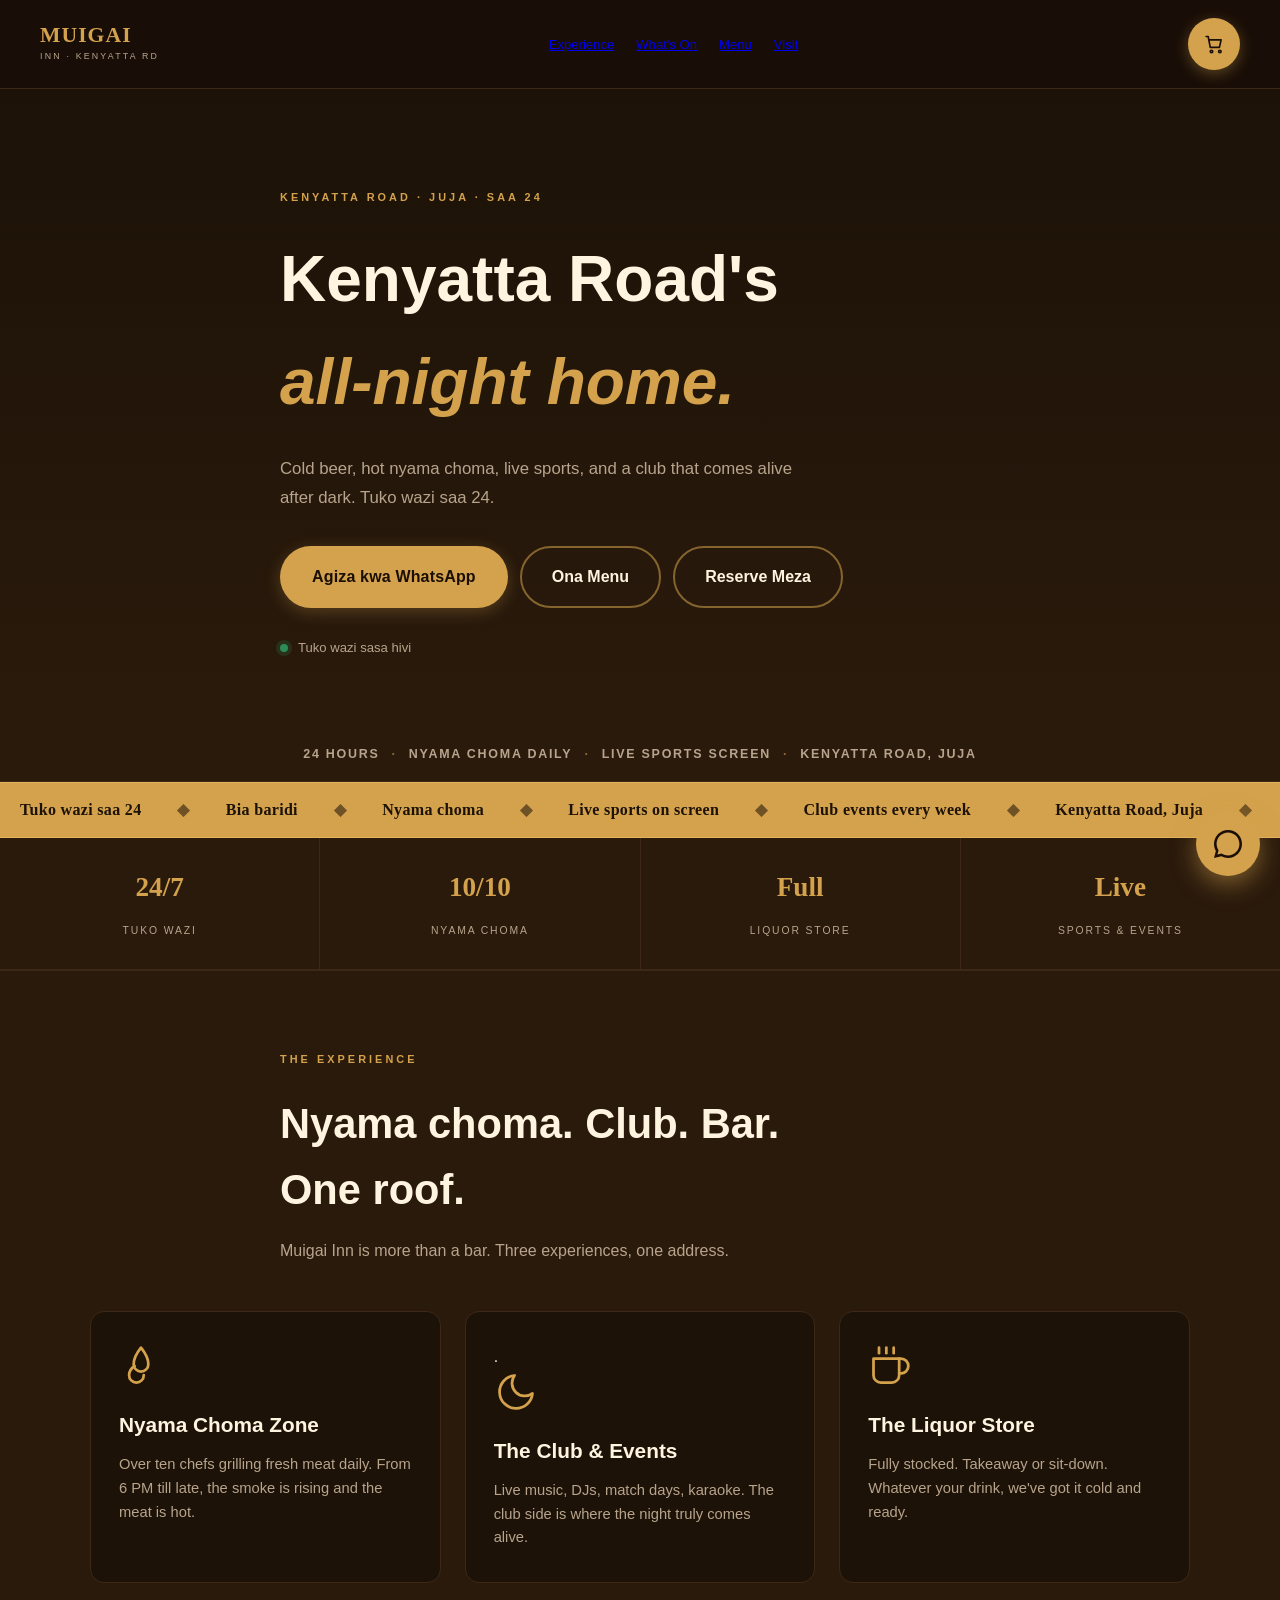
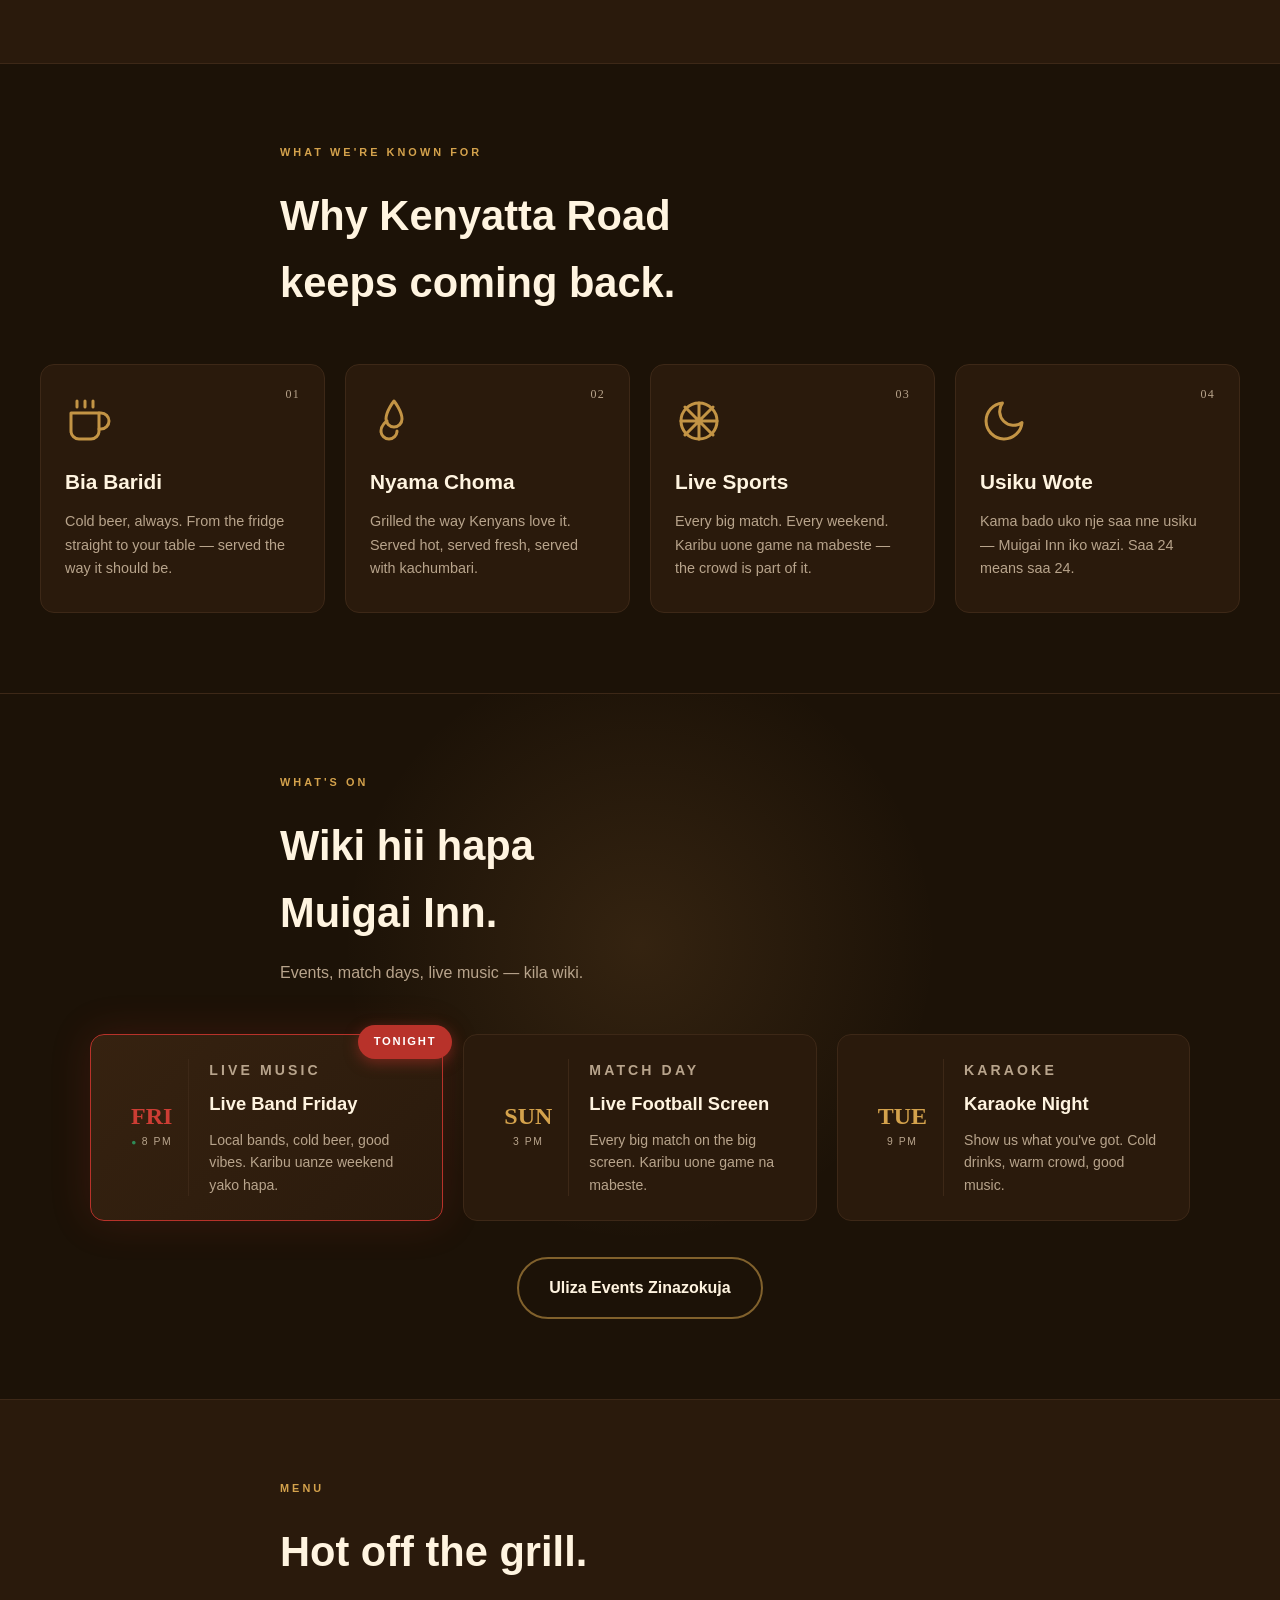
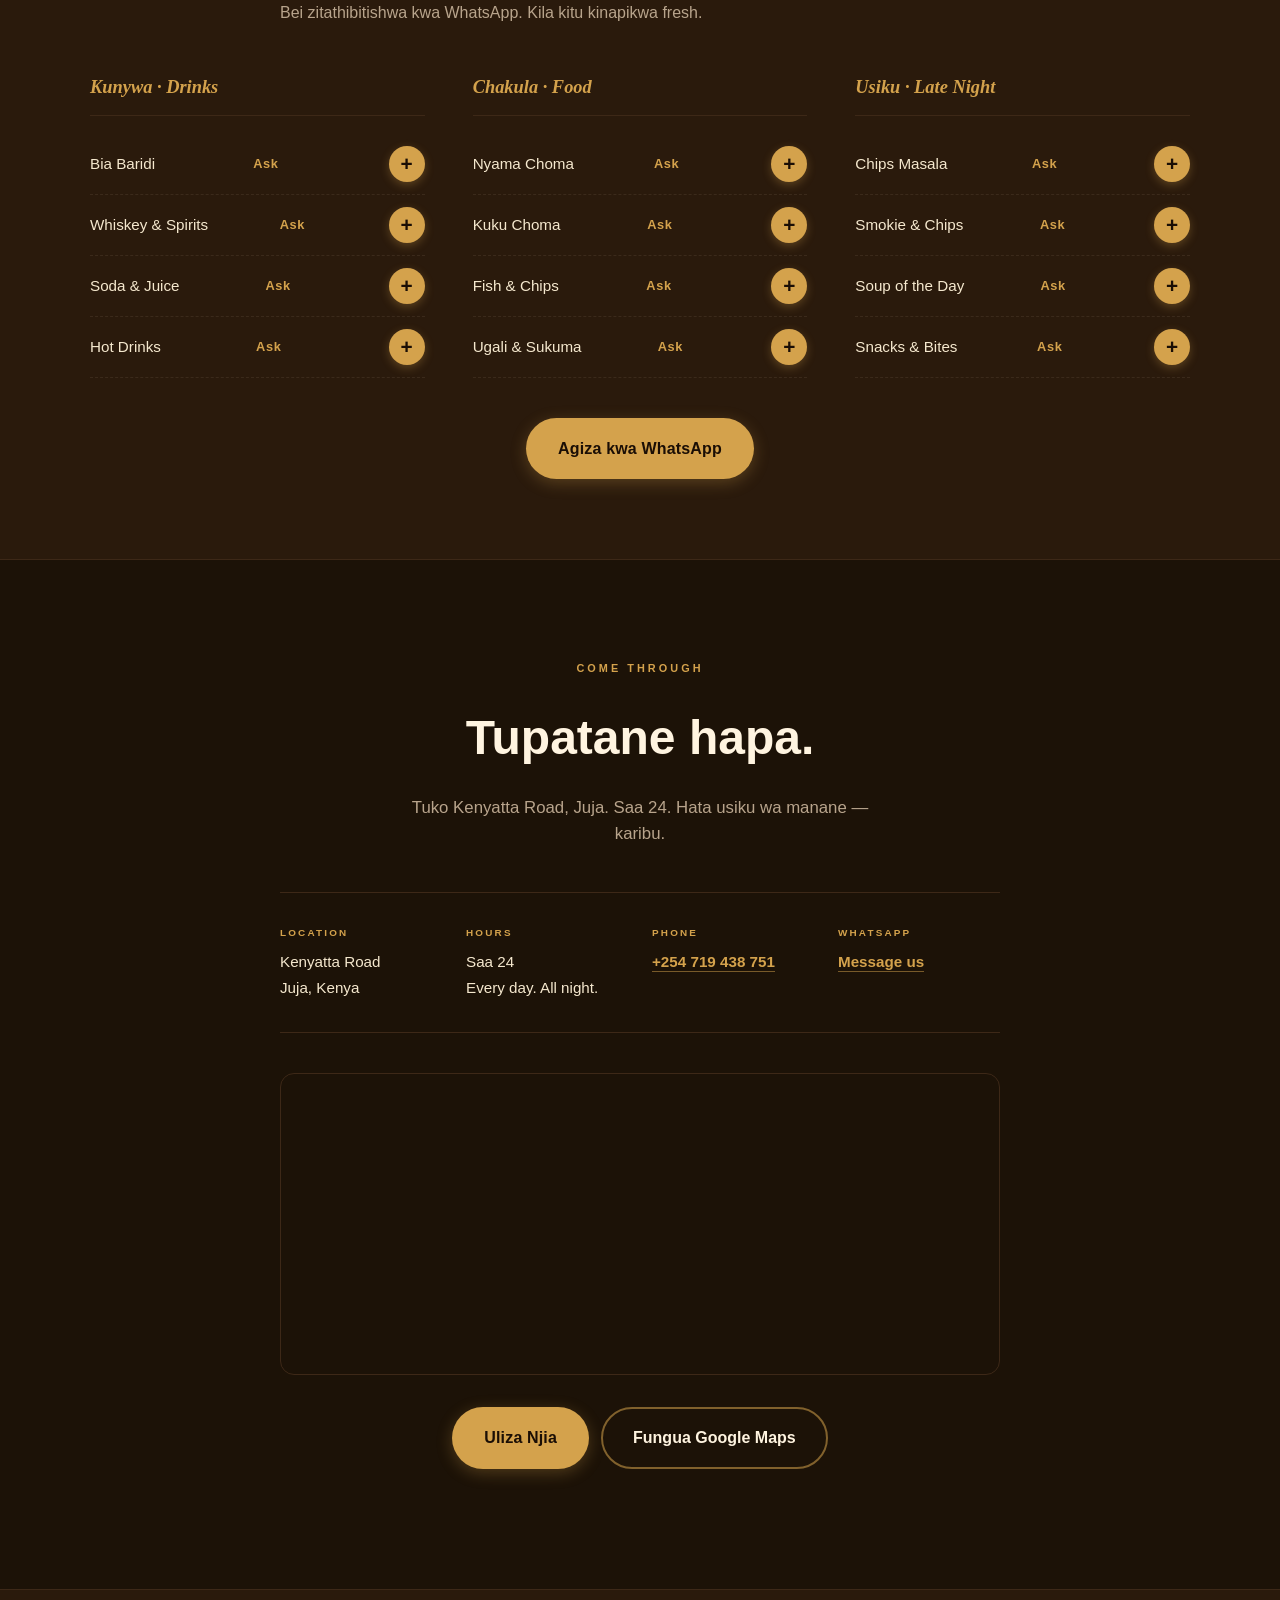
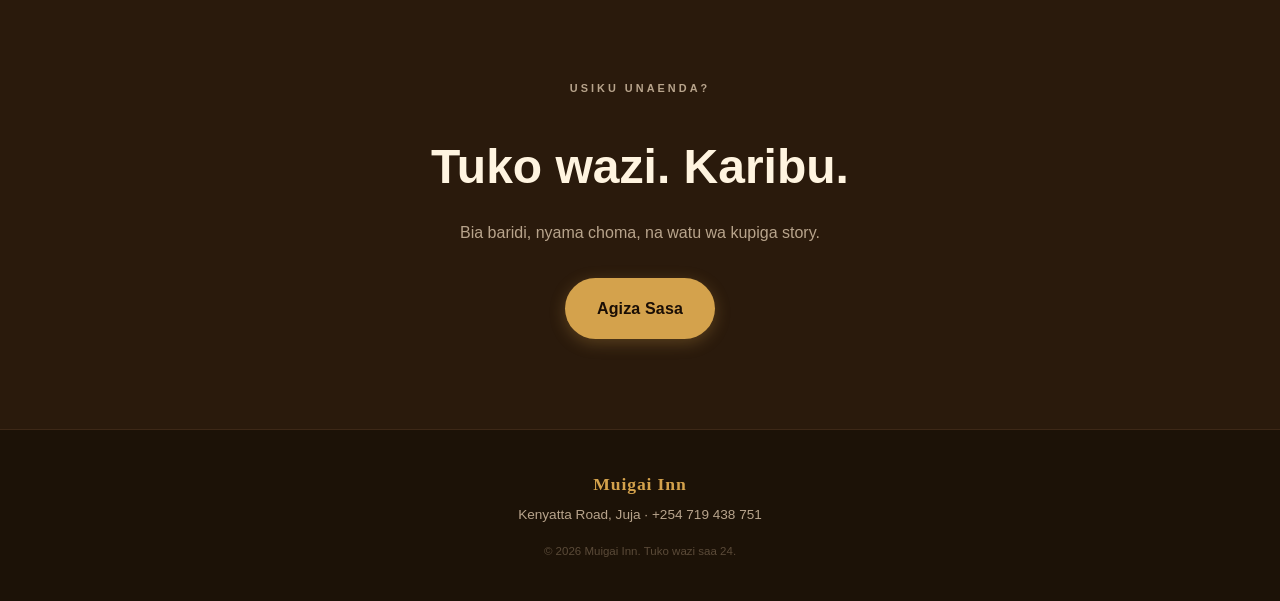
<file: index.html>
<!DOCTYPE html>
<html lang="en">
<head>
<meta charset="UTF-8">
<meta name="viewport" content="width=device-width, initial-scale=1.0">
<meta name="description" content="Muigai Inn — Kenyatta Road's all-night home. Nyama choma, club, bar. Tuko wazi saa 24.">
<title>Muigai Inn — Kenyatta Road · Tuko Wazi Saa 24</title>
<link rel="stylesheet" href="style.css">
</head>
<body>
<header class="site-header">
  <a href="#top" class="brand">
    <span class="brand-mark">MUIGAI</span>
    <span class="brand-tag">INN · KENYATTA RD</span>
  </a>
  <nav class="main-nav">
    <a href="#experience">Experience</a>
    <a href="#whatson">What's On</a>
    <a href="#menu">Menu</a>
    <a href="#visit">Visit</a>
  </nav>
  <button type="button" class="cart-button" id="cartButton" aria-label="Open cart">
    <svg viewBox="0 0 24 24" width="20" height="20" fill="none" stroke="currentColor" stroke-width="2" stroke-linecap="round" stroke-linejoin="round"><circle cx="9" cy="21" r="1.5"/><circle cx="19" cy="21" r="1.5"/><path d="M2.5 3h2.5l2.5 13h11l2-9H6"/></svg>
    <span class="cart-badge" id="cartBadge">0</span>
  </button>
</header>

<main id="top">

  <!-- HERO -->
  <section class="hero">
    <div class="hero-glow"></div>
    <div class="hero-inner">
      <p class="eyebrow">KENYATTA ROAD · JUJA · SAA 24</p>
      <h1>Kenyatta Road's<br><span class="amber">all-night home.</span></h1>
      <p class="hero-sub">
        Cold beer, hot nyama choma, live sports, and a club that comes alive after dark. Tuko wazi saa 24.
      </p>
      <div class="hero-actions">
        <a href="https://wa.me/254719438751?text=Habari%20Muigai%20Inn%20[SITE]%2C%20nataka%20kuagiza" class="btn btn-primary" target="_blank" rel="noopener">Agiza kwa WhatsApp</a>
        <a href="#menu" class="btn btn-secondary">Ona Menu</a>
        <a href="https://wa.me/254719438751?text=Habari%20Muigai%20Inn%20[SITE]%2C%20nataka%20kureserve%20meza" class="btn btn-secondary" target="_blank" rel="noopener">Reserve Meza</a>
      </div>
      <div class="hero-status">
        <span class="status-dot"></span>
        <span>Tuko wazi sasa hivi</span>
      </div>
    </div>
  </section>


  <div class="trust-bar">
    <span>24 Hours</span><span class="sep">·</span>
    <span>Nyama Choma Daily</span><span class="sep">·</span>
    <span>Live Sports Screen</span><span class="sep">·</span>
    <span>Kenyatta Road, Juja</span>
  </div>


  

  <!-- TICKER -->
  <div class="ticker">
    <div class="ticker-track">
      <span>Tuko wazi saa 24</span><span class="dot">◆</span>
      <span>Bia baridi</span><span class="dot">◆</span>
      <span>Nyama choma</span><span class="dot">◆</span>
      <span>Live sports on screen</span><span class="dot">◆</span>
      <span>Club events every week</span><span class="dot">◆</span>
      <span>Kenyatta Road, Juja</span><span class="dot">◆</span>
      <span>Tuko wazi saa 24</span><span class="dot">◆</span>
      <span>Bia baridi</span><span class="dot">◆</span>
      <span>Nyama choma</span><span class="dot">◆</span>
      <span>Live sports on screen</span><span class="dot">◆</span>
      <span>Club events every week</span><span class="dot">◆</span>
      <span>Kenyatta Road, Juja</span><span class="dot">◆</span>
    </div>
  </div>

  <!-- STATS -->
  <section class="stats-strip">
    <div class="stat"><strong>24/7</strong><span>Tuko Wazi</span></div>
    <div class="stat"><strong>10/10</strong><span>Nyama Choma</span></div>
    <div class="stat"><strong>Full</strong><span>Liquor Store</span></div>
    <div class="stat"><strong>Live</strong><span>Sports & Events</span></div>
  </section>

  <!-- THE EXPERIENCE -->
  <section id="experience" class="experience-section">
    <div class="section-heading">
      <p class="eyebrow">THE EXPERIENCE</p>
      <h2>Nyama choma. Club. Bar.<br>One roof.</h2>
      <p class="section-sub">Muigai Inn is more than a bar. Three experiences, one address.</p>
    </div>

    <div class="experience-grid">

      <article class="exp-card">
        <div class="exp-icon">
          <svg viewBox="0 0 24 24" fill="none" stroke="currentColor" stroke-width="1.5" stroke-linecap="round" stroke-linejoin="round"><path d="M12 2s-4 5-4 9a4 4 0 0 0 8 0c0-4-4-9-4-9z"/><path d="M8.5 12s-3 2-3 5a4 4 0 0 0 8 0"/></svg>
        </div>
        <h3>Nyama Choma Zone</h3>
        <p>Over ten chefs grilling fresh meat daily. From 6 PM till late, the smoke is rising and the meat is hot.</p>
      </article>

      <article class="exp-card">
 .        <div class="exp-icon">
          <svg viewBox="0 0 24 24" fill="none" stroke="currentColor" stroke-width="1.5" stroke-linecap="round" stroke-linejoin="round"><path d="M21 12.79A9 9 0 1 1 11.21 3 7 7 0 0 0 21 12.79z"/></svg>
        </div>
        <h3>The Club & Events</h3>
        <p>Live music, DJs, match days, karaoke. The club side is where the night truly comes alive.</p>
      </article>

      <article class="exp-card">
        <div class="exp-icon">
          <svg viewBox="0 0 24 24" fill="none" stroke="currentColor" stroke-width="1.5" stroke-linecap="round" stroke-linejoin="round"><path d="M17 8h1a4 4 0 0 1 0 8h-1"/><path d="M3 8h14v9a4 4 0 0 1-4 4H7a4 4 0 0 1-4-4V8z"/><line x1="6" y1="2" x2="6" y2="5"/><line x1="10" y1="2" x2="10" y2="5"/><line x1="14" y1="2" x2="14" y2="5"/></svg>
        </div>
        <h3>The Liquor Store</h3>
        <p>Fully stocked. Takeaway or sit-down. Whatever your drink, we've got it cold and ready.</p>
      </article>

    </div>
  </section>

  <!-- WHAT WE'RE KNOWN FOR -->
  <section id="known" class="known-section">
    <div class="section-heading">
      <p class="eyebrow">WHAT WE'RE KNOWN FOR</p>
      <h2>Why Kenyatta Road<br>keeps coming back.</h2>
    </div>

    <div class="known-grid">

      <article class="known-card">
        <div class="known-icon">
          <svg viewBox="0 0 24 24" fill="none" stroke="currentColor" stroke-width="1.5" stroke-linecap="round" stroke-linejoin="round"><path d="M17 8h1a4 4 0 0 1 0 8h-1"/><path d="M3 8h14v9a4 4 0 0 1-4 4H7a4 4 0 0 1-4-4V8z"/><line x1="6" y1="2" x2="6" y2="5"/><line x1="10" y1="2" x2="10" y2="5"/><line x1="14" y1="2" x2="14" y2="5"/></svg>
        </div>
        <span class="known-num">01</span>
        <h3>Bia Baridi</h3>
        <p>Cold beer, always. From the fridge straight to your table — served the way it should be.</p>
      </article>

      <article class="known-card">
        <div class="known-icon">
          <svg viewBox="0 0 24 24" fill="none" stroke="currentColor" stroke-width="1.5" stroke-linecap="round" stroke-linejoin="round"><path d="M12 2s-4 5-4 9a4 4 0 0 0 8 0c0-4-4-9-4-9z"/><path d="M8.5 12s-3 2-3 5a4 4 0 0 0 8 0"/></svg>
        </div>
        <span class="known-num">02</span>
        <h3>Nyama Choma</h3>
        <p>Grilled the way Kenyans love it. Served hot, served fresh, served with kachumbari.</p>
      </article>

      <article class="known-card">
        <div class="known-icon">
          <svg viewBox="0 0 24 24" fill="none" stroke="currentColor" stroke-width="1.5" stroke-linecap="round" stroke-linejoin="round"><circle cx="12" cy="12" r="9"/><path d="M12 3v18M3 12h18M5 5l14 14M5 19L19 5"/></svg>
        </div>
        <span class="known-num">03</span>
        <h3>Live Sports</h3>
        <p>Every big match. Every weekend. Karibu uone game na mabeste — the crowd is part of it.</p>
      </article>

      <article class="known-card">
        <div class="known-icon">
          <svg viewBox="0 0 24 24" fill="none" stroke="currentColor" stroke-width="1.5" stroke-linecap="round" stroke-linejoin="round"><path d="M21 12.79A9 9 0 1 1 11.21 3 7 7 0 0 0 21 12.79z"/></svg>
        </div>
        <span class="known-num">04</span>
        <h3>Usiku Wote</h3>
        <p>Kama bado uko nje saa nne usiku — Muigai Inn iko wazi. Saa 24 means saa 24.</p>
      </article>

    </div>
  </section>

  <!-- WHAT'S ON -->
  <section id="whatson" class="events-section">
    <div class="section-heading">
      <p class="eyebrow">WHAT'S ON</p>
      <h2>Wiki hii hapa<br>Muigai Inn.</h2>
      <p class="section-sub">Events, match days, live music — kila wiki.</p>
    </div>

    <div class="events-grid">

      <article class="event-card" data-day="5">
        <div class="event-date">
          <span class="event-day">FRI</span>
          <span class="event-time">8 PM</span>
        </div>
        <div class="event-body">
          <span class="next-up-badge">NEXT UP</span><p class="event-tag">LIVE MUSIC</p>
          <h3>Live Band Friday</h3>
          <p>Local bands, cold beer, good vibes. Karibu uanze weekend yako hapa.</p>
        </div>
      </article>

      <article class="event-card" data-day="0">
        <div class="event-date">
          <span class="event-day">SUN</span>
          <span class="event-time">3 PM</span>
        </div>
        <div class="event-body">
          <span class="next-up-badge">NEXT UP</span><p class="event-tag">MATCH DAY</p>
          <h3>Live Football Screen</h3>
          <p>Every big match on the big screen. Karibu uone game na mabeste.</p>
        </div>
      </article>

      <article class="event-card" data-day="2">
        <div class="event-date">
          <span class="event-day">TUE</span>
          <span class="event-time">9 PM</span>
        </div>
        <div class="event-body">
          <span class="next-up-badge">NEXT UP</span><p class="event-tag">KARAOKE</p>
          <h3>Karaoke Night</h3>
          <p>Show us what you've got. Cold drinks, warm crowd, good music.</p>
        </div>
      </article>

    </div>

    <div class="events-cta">
      <a href="https://wa.me/254719438751?text=Habari%20Muigai%20Inn%20[SITE]%2C%20nataka%20kujua%20event%20zinazokuja" class="btn btn-secondary" target="_blank" rel="noopener">Uliza Events Zinazokuja</a>
    </div>
  </section>

  <!-- MENU -->
  <section id="menu" class="menu-section">
    <div class="section-heading">
      <p class="eyebrow">MENU</p>
      <h2>Hot off the grill.</h2>
      <p class="section-sub">Bei zitathibitishwa kwa WhatsApp. Kila kitu kinapikwa fresh.</p>
    </div>

    <div class="menu-grid">

      <div class="menu-block">
        <h3 class="menu-category">Kunywa · Drinks</h3>
        <ul class="menu-list">
          <li><span>Bia Baridi</span><em>Ask</em><button type="button" class="menu-add" data-name="Bia Baridi">+</button></li>
          <li><span>Whiskey & Spirits</span><em>Ask</em><button type="button" class="menu-add" data-name="Whiskey & Spirits">+</button></li>
          <li><span>Soda & Juice</span><em>Ask</em><button type="button" class="menu-add" data-name="Soda & Juice">+</button></li>
          <li><span>Hot Drinks</span><em>Ask</em><button type="button" class="menu-add" data-name="Hot Drinks">+</button></li>
        </ul>
      </div>

      <div class="menu-block">
        <h3 class="menu-category">Chakula · Food</h3>
        <ul class="menu-list">
          <li><span>Nyama Choma</span><em>Ask</em><button type="button" class="menu-add" data-name="Nyama Choma">+</button></li>
          <li><span>Kuku Choma</span><em>Ask</em><button type="button" class="menu-add" data-name="Kuku Choma">+</button></li>
          <li><span>Fish & Chips</span><em>Ask</em><button type="button" class="menu-add" data-name="Fish & Chips">+</button></li>
          <li><span>Ugali & Sukuma</span><em>Ask</em><button type="button" class="menu-add" data-name="Ugali & Sukuma">+</button></li>
        </ul>
      </div>

      <div class="menu-block">
        <h3 class="menu-category">Usiku · Late Night</h3>
        <ul class="menu-list">
          <li><span>Chips Masala</span><em>Ask</em><button type="button" class="menu-add" data-name="Chips Masala">+</button></li>
          <li><span>Smokie & Chips</span><em>Ask</em><button type="button" class="menu-add" data-name="Smokie & Chips">+</button></li>
          <li><span>Soup of the Day</span><em>Ask</em><button type="button" class="menu-add" data-name="Soup of the Day">+</button></li>
          <li><span>Snacks & Bites</span><em>Ask</em><button type="button" class="menu-add" data-name="Snacks & Bites">+</button></li>
        </ul>
      </div>

    </div>

    <div class="menu-cta">
      <a href="https://wa.me/254719438751?text=Habari%20Muigai%20Inn%20[SITE]%2C%20nataka%20kuagiza" class="btn btn-primary" target="_blank" rel="noopener">Agiza kwa WhatsApp</a>
    </div>
  </section>

  <!-- VISIT -->
  <section id="visit" class="visit-section">
    <div class="visit-inner">
      <p class="eyebrow">COME THROUGH</p>
      <h2>Tupatane hapa.</h2>
      <p class="visit-sub">Tuko Kenyatta Road, Juja. Saa 24. Hata usiku wa manane — karibu.</p>

      <div class="visit-details">
        <div class="visit-detail">
          <span>LOCATION</span>
          <strong>Kenyatta Road<br>Juja, Kenya</strong>
        </div>
        <div class="visit-detail">
          <span>HOURS</span>
          <strong>Saa 24<br>Every day. All night.</strong>
        </div>
        <div class="visit-detail">
          <span>PHONE</span>
          <strong><a href="tel:+254719438751">+254 719 438 751</a></strong>
        </div>
        <div class="visit-detail">
          <span>WHATSAPP</span>
          <strong><a href="https://wa.me/254719438751?text=Habari%20Muigai%20Inn%20[SITE]" target="_blank" rel="noopener">Message us</a></strong>
        </div>
      </div>

      <div class="map-embed" style="margin: 32px 0; border-radius: 14px; overflow: hidden; border: 1px solid var(--border);">
       <iframe
          src="https://www.google.com/maps?q=Muigai+Inn+Kenyatta+Road+Juja&output=embed"
          width="100%"
          height="300"
          style="border:0; display:block;"
          loading="lazy"
          referrerpolicy="no-referrer-when-downgrade">
          </iframe>
     </div>
      <div class="visit-actions">
        <a href="https://wa.me/254719438751?text=Habari%20Muigai%20Inn%20[SITE]%2C%20nataka%20kujua%20mko%20wapi" class="btn btn-primary" target="_blank" rel="noopener">Uliza Njia</a>
        <a href="https://www.google.com/maps/search/?api=1&query=Muigai+Inn+Kenyatta+Road+Juja" class="btn btn-secondary" target="_blank" rel="noopener">Fungua Google Maps</a>
      </div>
    </div>
  </section>

  <!-- FINAL CTA -->
  <section class="final-cta">
    <p class="eyebrow">USIKU UNAENDA?</p>
    <h2>Tuko wazi. Karibu.</h2>
    <p>Bia baridi, nyama choma, na watu wa kupiga story.</p>
    <a href="https://wa.me/254719438751?text=Habari%20Muigai%20Inn%20[SITE]%2C%20niko%20njiani" class="btn btn-primary" target="_blank" rel="noopener">Agiza Sasa</a>
  </section>

</main>

<footer class="site-footer">
  <p>Muigai Inn</p>
  <p class="footer-sub">Kenyatta Road, Juja · +254 719 438 751</p>
  <p class="footer-fine">© 2026 Muigai Inn. Tuko wazi saa 24.</p>
</footer>

<a href="https://wa.me/254719438751?text=Habari%20Muigai%20Inn%20[SITE]%2C%20nataka%20kuagiza" class="floating-whatsapp" target="_blank" rel="noopener" aria-label="WhatsApp">
  <svg viewBox="0 0 24 24" width="28" height="28" fill="currentColor"><path d="M20.5 3.5A11.9 11.9 0 0 0 12 0C5.4 0 0 5.4 0 12c0 2.1.5 4.1 1.6 5.9L0 24l6.3-1.6A11.9 11.9 0 0 0 12 24c6.6 0 12-5.4 12-12 0-3.2-1.2-6.2-3.5-8.5zM12 21.8c-1.8 0-3.5-.5-5-1.4l-.4-.2-3.7.9 1-3.6-.2-.4A9.7 9.7 0 0 1 2.2 12C2.2 6.6 6.6 2.2 12 2.2S21.8 6.6 21.8 12s-4.4 9.8-9.8 9.8z"/></svg>
</a>

<!-- CART DRAWER -->
<aside class="cart-drawer" id="cartDrawer" aria-hidden="true">
  <div class="cart-header">
    <h3>Order yako</h3>
    <button type="button" class="cart-close" id="cartClose" aria-label="Close">×</button>
  </div>
  <div class="cart-items" id="cartItems"><p class="cart-empty">Bado hakuna kitu.</p></div>
  <div class="cart-footer">
    <p class="cart-note">Bei zitathibitishwa kwa WhatsApp.</p>
    <button type="button" class="btn btn-hot cart-checkout" id="cartCheckout">Tuma Order</button>
  </div>
</aside>
<div class="cart-overlay" id="cartOverlay"></div>
<div class="toast" id="toast">Imeongezwa</div>

<script src="script.js"></script>

<button type="button" class="back-to-top" id="backToTop" aria-label="Back to top">
  <svg viewBox="0 0 24 24" width="22" height="22" fill="none" stroke="currentColor" stroke-width="2.5" stroke-linecap="round" stroke-linejoin="round"><path d="M12 19V5M5 12l7-7 7 7"/></svg>
</button>

</body>
</html>
</file>
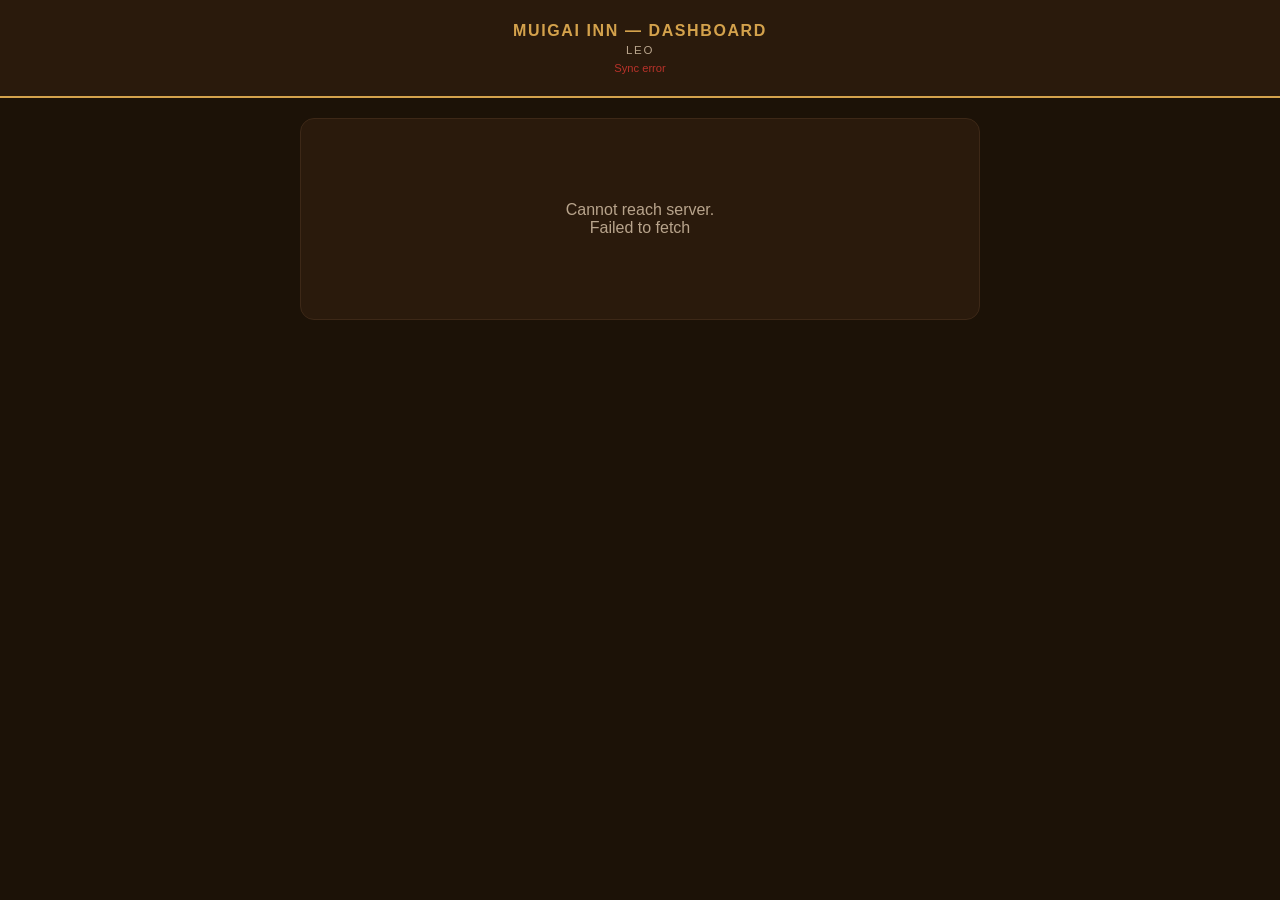
<file: dashboard.html>
<!DOCTYPE html>
<html lang="en">
<head>
<meta charset="UTF-8">
<meta name="viewport" content="width=device-width, initial-scale=1.0">
<title>Muigai Inn — Dashboard</title>
<style>
:root{--bg:#1C1207;--surface:#2A1A0C;--surface-2:#362210;--amber:#D4A24C;--hot:#B8322A;--green:#2E8B57;--text:#F5E8CE;--muted:#B8A48C;--border:#3D2817;}
*{margin:0;padding:0;box-sizing:border-box;}
body{background:var(--bg);color:var(--text);font-family:-apple-system,BlinkMacSystemFont,'Segoe UI',Roboto,sans-serif;min-height:100vh;padding-bottom:40px;}
.header{padding:22px 20px;background:var(--surface);border-bottom:2px solid var(--amber);}
.header h1{font-size:1rem;color:var(--amber);text-transform:uppercase;font-weight:800;text-align:center;letter-spacing:.1em;}
.header .sub{text-align:center;font-size:.72rem;color:var(--muted);margin-top:4px;letter-spacing:.15em;text-transform:uppercase;}
.header .sync{text-align:center;font-size:.7rem;color:var(--green);margin-top:6px;}
.header .sync.error{color:var(--hot);}
.container{max-width:720px;margin:0 auto;padding:20px;}
.card{background:var(--surface);border:1px solid var(--border);border-radius:14px;padding:22px;margin-bottom:14px;}
.label{font-size:.65rem;letter-spacing:.22em;color:var(--amber);text-transform:uppercase;font-weight:800;margin-bottom:14px;}
.value{font-size:2.4rem;font-weight:900;color:var(--text);line-height:1;font-family:'Arial Black',sans-serif;}
.value.amber{color:var(--amber);}
.grid2{display:grid;grid-template-columns:1fr 1fr;gap:14px;}
.list{list-style:none;}
.list li{display:flex;justify-content:space-between;padding:12px 0;border-bottom:1px solid var(--border);font-size:.95rem;}
.list li:last-child{border-bottom:none;}
.list .num{font-weight:800;color:var(--amber);}
.alert{display:flex;align-items:center;gap:10px;padding:14px 16px;background:rgba(184,50,42,.1);border-left:3px solid var(--hot);border-radius:8px;margin-bottom:10px;font-size:.9rem;}
.alert .dot{width:8px;height:8px;border-radius:50%;background:var(--hot);flex-shrink:0;}
.alert.ok{background:rgba(46,139,87,.1);border-left-color:var(--green);}
.alert.ok .dot{background:var(--green);}
.loading{text-align:center;padding:60px 20px;color:var(--muted);}
.refresh-btn{width:100%;padding:16px;background:var(--amber);color:#1A0E05;border:none;border-radius:12px;font-weight:800;font-size:.9rem;letter-spacing:.08em;text-transform:uppercase;cursor:pointer;margin-top:8px;min-height:54px;}
</style>
</head>
<body>

<div class="header">
  <h1>Muigai Inn — Dashboard</h1>
  <div class="sub" id="today">Leo</div>
  <div class="sync" id="syncStatus">Syncing…</div>
</div>

<div class="container" id="container">
  <div class="loading">Loading live data from Google Sheet…</div>
</div>

<script>
const API = 'https://script.google.com/macros/s/AKfycbxr2JeFzFS77BNE_2G-ErV-nw5iS-Xlk0S7GnT_pyvTToAJHmhOgFgaQsYFElDUJED2/exec';
const TOKEN = 'muigai-2026-secret';

async function apiCall(params) {
  const url = API + '?token=' + TOKEN + '&' + new URLSearchParams(params).toString();
  const r = await fetch(url);
  return await r.json();
}

function setSync(text, isErr) {
  const el = document.getElementById('syncStatus');
  el.textContent = text;
  el.classList.toggle('error', !!isErr);
}

async function loadDashboard() {
  try {
    setSync('Syncing…');
    const [items, dash] = await Promise.all([
      apiCall({ action: 'items' }),
      apiCall({ action: 'dashboard' })
    ]);
    setSync('✓ Live from Google Sheet');
    renderDashboard(items, dash);
  } catch (err) {
    setSync('Sync error', true);
    document.getElementById('container').innerHTML =
      '<div class="card"><div class="loading">Cannot reach server.<br>' + err.message + '</div></div>';
  }
}

function renderDashboard(items, d) {
  const c = document.getElementById('container');
  const today = new Date().toLocaleDateString('en-GB', { weekday:'long', day:'numeric', month:'short' });
  document.getElementById('today').textContent = today;

  const alerts = (d.alerts || []).map(a => {
    if (a.level === 'out') return `<div class="alert"><span class="dot"></span>${a.name} — OUT of stock</div>`;
    return `<div class="alert"><span class="dot"></span>${a.name} — only ${a.left} left</div>`;
  }).join('') || '<div class="alert ok"><span class="dot"></span>All items in stock</div>';

  const byItem = (items || []).map(i => {
    const sold = (d.by_item && d.by_item[i.name]) || 0;
    const stock = Number(i.current_stock) || 0;
    if (sold === 0 && stock === Number(i.min_stock || 0) + 5) return '';
    return `<li><span>${i.name}</span><span class="num">${sold} sold · ${stock} left</span></li>`;
  }).filter(x => x).join('') || '<li>No sales yet today</li>';

  c.innerHTML = `
    <div class="card">
      <div class="label">Sales Leo · Today</div>
      <div class="value amber">KES ${(d.sales_total||0).toLocaleString()}</div>
    </div>
    <div class="grid2">
      <div class="card"><div class="label">Items Sold</div><div class="value">${d.items_sold||0}</div></div>
      <div class="card"><div class="label">Stock Added</div><div class="value">${d.stock_added||0}</div></div>
    </div>
    <div class="card">
      <div class="label">Top Seller</div>
      <div class="value">${d.top_seller ? d.top_seller.name + ' (' + d.top_seller.qty + ')' : '—'}</div>
    </div>
    <div class="card"><div class="label">Stock Alerts</div>${alerts}</div>
    <div class="card"><div class="label">By Item</div><ul class="list">${byItem}</ul></div>
    <button class="refresh-btn" onclick="loadDashboard()">↻ Refresh</button>
  `;
}

loadDashboard();
</script>
</body>
</html>
</file>
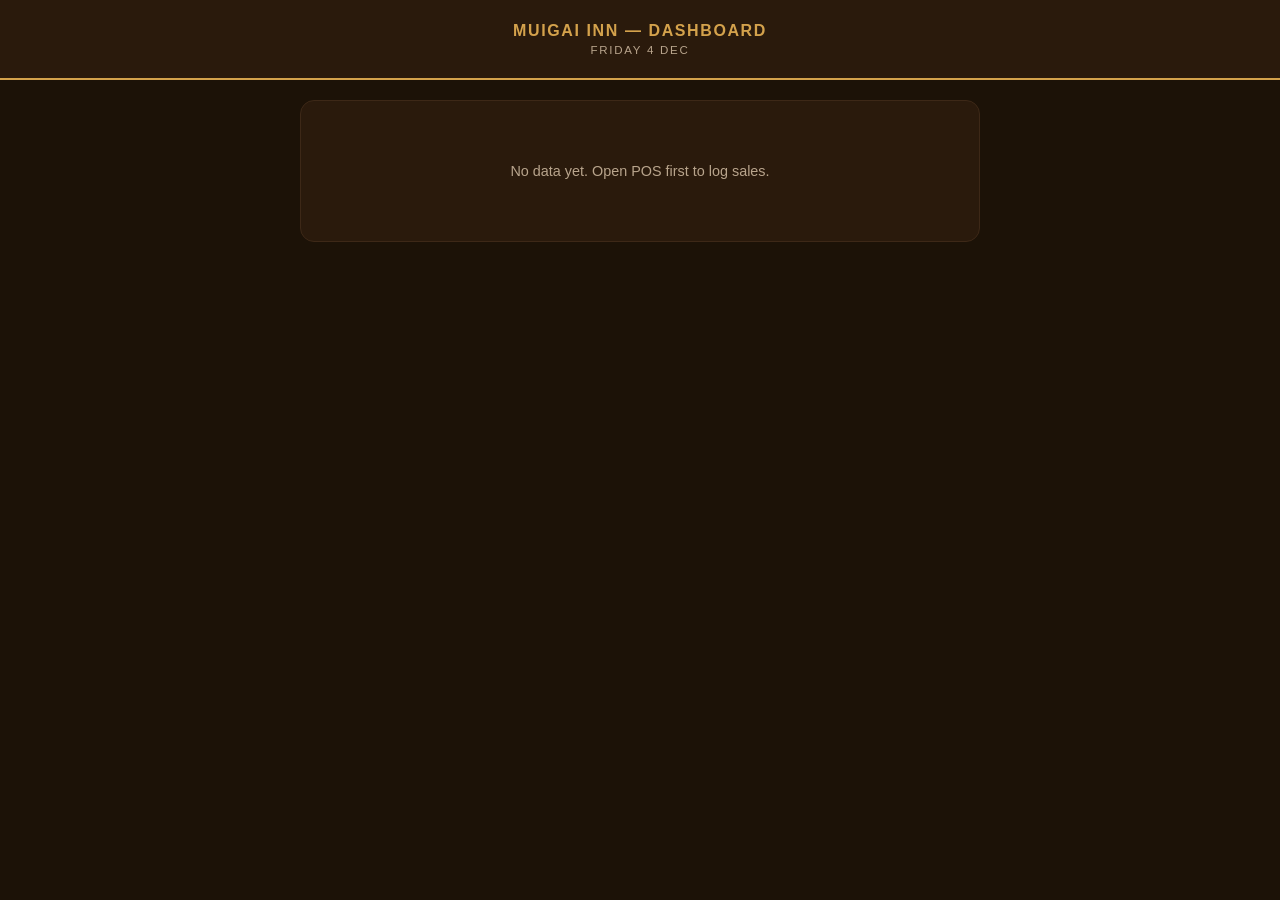
<file: dashboard2.html>
<!DOCTYPE html>
<html lang="en">
<head>
<meta charset="UTF-8">
<meta name="viewport" content="width=device-width, initial-scale=1.0">
<title>Muigai Inn — Dashboard</title>
<style>
:root{--bg:#1C1207;--surface:#2A1A0C;--surface-2:#362210;--amber:#D4A24C;--hot:#B8322A;--green:#2E8B57;--text:#F5E8CE;--muted:#B8A48C;--border:#3D2817;}
*{margin:0;padding:0;box-sizing:border-box;}
body{background:var(--bg);color:var(--text);font-family:-apple-system,BlinkMacSystemFont,'Segoe UI',Roboto,sans-serif;min-height:100vh;padding-bottom:40px;}
.header{padding:22px 20px;background:var(--surface);border-bottom:2px solid var(--amber);}
.header h1{font-size:1rem;color:var(--amber);text-transform:uppercase;font-weight:800;text-align:center;letter-spacing:.1em;}
.header .sub{text-align:center;font-size:.72rem;color:var(--muted);margin-top:4px;letter-spacing:.15em;text-transform:uppercase;}
.container{max-width:720px;margin:0 auto;padding:20px;}
.card{background:var(--surface);border:1px solid var(--border);border-radius:14px;padding:22px;margin-bottom:14px;}
.label{font-size:.65rem;letter-spacing:.22em;color:var(--amber);text-transform:uppercase;font-weight:800;margin-bottom:14px;}
.value{font-size:2.4rem;font-weight:900;color:var(--text);line-height:1;font-family:'Arial Black',sans-serif;}
.value.amber{color:var(--amber);}
.grid2{display:grid;grid-template-columns:1fr 1fr;gap:14px;}
.list{list-style:none;}
.list li{display:flex;justify-content:space-between;padding:12px 0;border-bottom:1px solid var(--border);font-size:.95rem;}
.list li:last-child{border-bottom:none;}
.list .num{font-weight:800;color:var(--amber);}
.alert{display:flex;align-items:center;gap:10px;padding:14px 16px;background:rgba(184,50,42,.1);border-left:3px solid var(--hot);border-radius:8px;margin-bottom:10px;font-size:.9rem;}
.alert .dot{width:8px;height:8px;border-radius:50%;background:var(--hot);flex-shrink:0;}
.alert.ok{background:rgba(46,139,87,.1);border-left-color:var(--green);}
.alert.ok .dot{background:var(--green);}
.empty{color:var(--muted);text-align:center;padding:40px 20px;font-size:.9rem;}
</style>
</head>
<body>
<div class="header"><h1>Muigai Inn — Dashboard</h1><div class="sub" id="today">Leo</div></div>
<div class="container" id="container"></div>

<script src="items.js"></script>
<script>
const state=JSON.parse(localStorage.getItem(STORAGE_KEY)||'null');
const c=document.getElementById('container');
const today=new Date().toLocaleDateString('en-GB',{weekday:'long',day:'numeric',month:'short'});
document.getElementById('today').textContent=today;

if(!state){
  c.innerHTML='<div class="card"><div class="empty">No data yet. Open POS first to log sales.</div></div>';
}else{
  let totalSales=0;
  ITEMS.forEach(i=>{totalSales+=(state.sold[i.id]||0)*i.price;});
  const itemsSold=Object.values(state.sold).reduce((a,b)=>a+b,0);
  const stockAdded=Object.values(state.added).reduce((a,b)=>a+b,0);

  let top=null,topCount=0;
  ITEMS.forEach(i=>{const s=state.sold[i.id]||0;if(s>topCount){topCount=s;top=i;}});

  let alerts='';let hasAlert=false;
  ITEMS.forEach(i=>{
    const s=state.stock[i.id]||0;
    if(s===0){alerts+=`<div class="alert"><span class="dot"></span>${i.name} — OUT of stock</div>`;hasAlert=true;}
    else if(s<=3){alerts+=`<div class="alert"><span class="dot"></span>${i.name} — only ${s} left</div>`;hasAlert=true;}
  });
  if(!hasAlert)alerts='<div class="alert ok"><span class="dot"></span>All items in stock</div>';

  const byItem=ITEMS.map(i=>{
    const sold=state.sold[i.id]||0;const stock=state.stock[i.id]||0;
    if(sold===0&&stock===i.stock)return '';
    return `<li><span>${i.name}</span><span class="num">${sold} sold · ${stock} left</span></li>`;
  }).filter(x=>x).join('');

  c.innerHTML=`
    <div class="card"><div class="label">Sales Leo · Today</div><div class="value amber">KES ${totalSales.toLocaleString()}</div></div>
    <div class="grid2">
      <div class="card"><div class="label">Items Sold</div><div class="value">${itemsSold}</div></div>
      <div class="card"><div class="label">Stock Added</div><div class="value">${stockAdded}</div></div>
    </div>
    <div class="card"><div class="label">Top Seller</div><div class="value">${top?top.name+' ('+topCount+')':'—'}</div></div>
    <div class="card"><div class="label">Stock Alerts</div>${alerts}</div>
    <div class="card"><div class="label">By Item</div><ul class="list">${byItem||'<li>No sales yet</li>'}</ul></div>
  `;
}
</script>
</body>
</html>
</file>
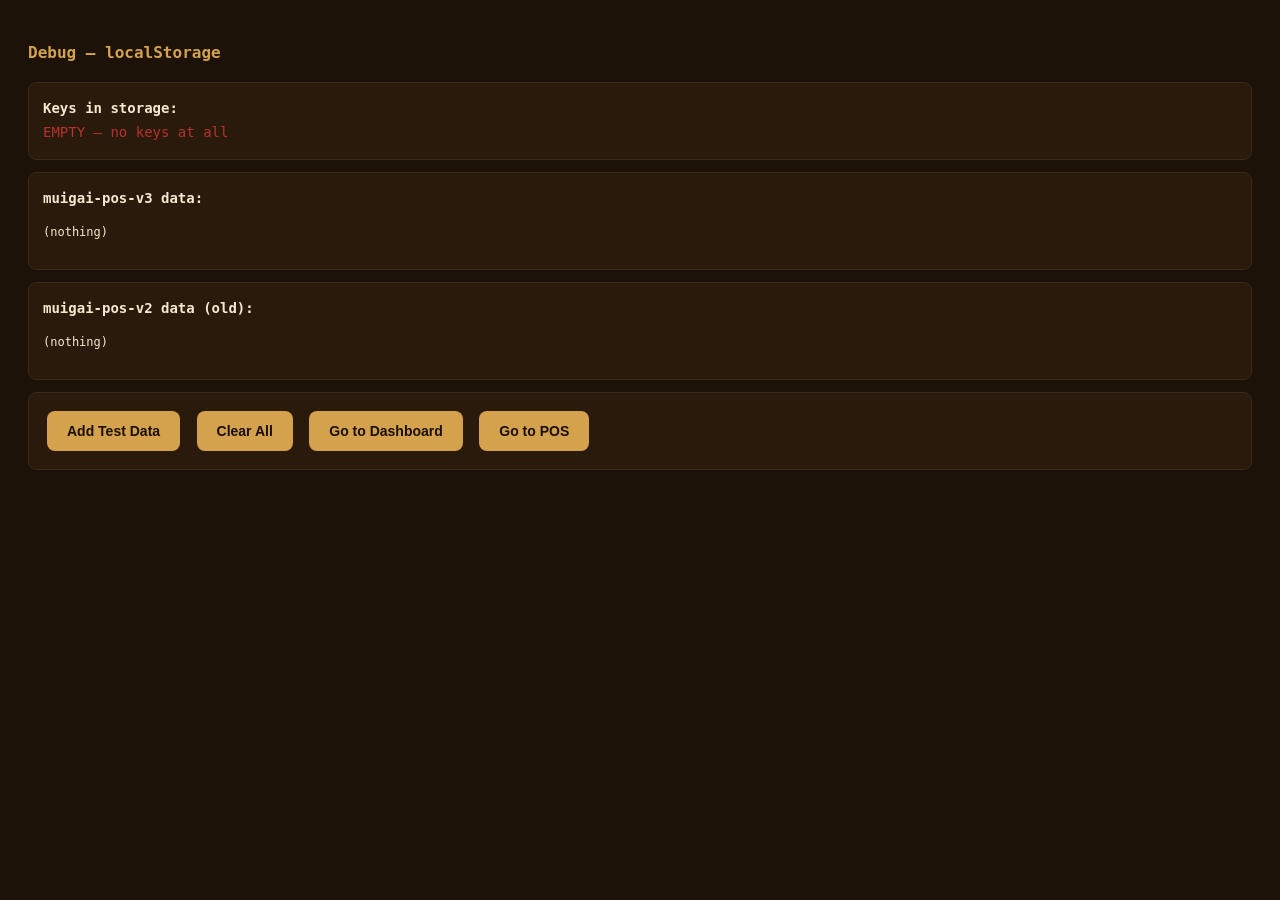
<file: debug.html>
<!DOCTYPE html>
<html>
<head><meta charset="UTF-8"><title>Debug</title>
<style>
body { background: #1C1207; color: #F5E8CE; font-family: monospace; padding: 20px; font-size: 14px; line-height: 1.7; }
h1 { color: #D4A24C; font-size: 16px; margin-bottom: 16px; }
.box { background: #2A1A0C; border: 1px solid #3D2817; border-radius: 8px; padding: 14px; margin-bottom: 12px; }
button { background: #D4A24C; color: #1A0E05; border: none; padding: 12px 20px; border-radius: 8px; font-weight: 700; font-size: 14px; margin: 4px; }
.warn { color: #B8322A; }
.ok { color: #2E8B57; }
</style>
</head>
<body>
<h1>Debug — localStorage</h1>

<div class="box">
  <strong>Keys in storage:</strong>
  <div id="keys">loading…</div>
</div>

<div class="box">
  <strong>muigai-pos-v3 data:</strong>
  <pre id="v3data" style="white-space:pre-wrap; font-size:12px;">loading…</pre>
</div>

<div class="box">
  <strong>muigai-pos-v2 data (old):</strong>
  <pre id="v2data" style="white-space:pre-wrap; font-size:12px;">loading…</pre>
</div>

<div class="box">
  <button onclick="addTest()">Add Test Data</button>
  <button onclick="clearAll()">Clear All</button>
  <button onclick="location.href='dashboard.html'">Go to Dashboard</button>
  <button onclick="location.href='pos.html'">Go to POS</button>
</div>

<script>
function show() {
  const keys = Object.keys(localStorage);
  document.getElementById('keys').innerHTML = keys.length ? keys.join('<br>') : '<span class="warn">EMPTY — no keys at all</span>';
  const v3 = localStorage.getItem('muigai-pos-v3');
  document.getElementById('v3data').textContent = v3 || '(nothing)';
  const v2 = localStorage.getItem('muigai-pos-v2');
  document.getElementById('v2data').textContent = v2 ? v2.substring(0, 200) + '…' : '(nothing)';
}
function addTest() {
  const fake = { stock: { tusker: 45 }, sold: { tusker: 3 }, added: {}, history: [], mode: 'sell', activeCat: 'all', search: '' };
  localStorage.setItem('muigai-pos-v3', JSON.stringify(fake));
  show();
}
function clearAll() {
  localStorage.clear();
  show();
}
show();
</script>
</body>
</html>
</file>
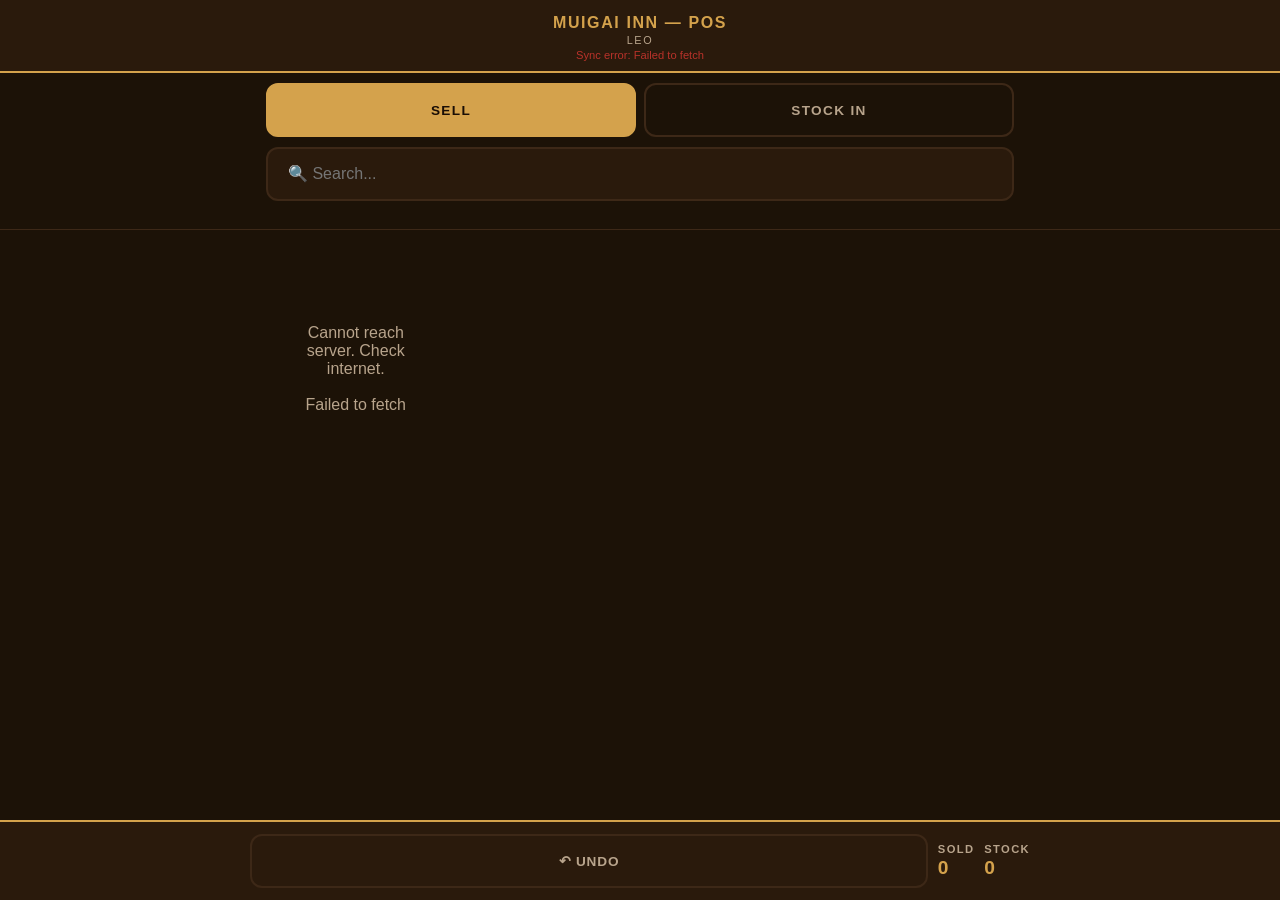
<file: pos.html>
<!DOCTYPE html>
<html lang="en">
<head>
<meta charset="UTF-8">
<meta name="viewport" content="width=device-width, initial-scale=1.0">
<title>Muigai Inn — POS</title>
<style>
:root{--bg:#1C1207;--surface:#2A1A0C;--surface-2:#362210;--amber:#D4A24C;--hot:#B8322A;--text:#F5E8CE;--muted:#B8A48C;--border:#3D2817;}
*{margin:0;padding:0;box-sizing:border-box;-webkit-tap-highlight-color:transparent;}
body{background:var(--bg);color:var(--text);font-family:-apple-system,BlinkMacSystemFont,'Segoe UI',Roboto,sans-serif;min-height:100vh;padding-bottom:130px;}
.header{padding:14px 16px 10px;background:var(--surface);border-bottom:2px solid var(--amber);position:sticky;top:0;z-index:20;}
.header h1{font-size:1rem;color:var(--amber);text-align:center;text-transform:uppercase;font-weight:800;letter-spacing:.1em;}
.header .date{text-align:center;font-size:.68rem;color:var(--muted);margin-top:2px;letter-spacing:.15em;text-transform:uppercase;}
.header .sync{text-align:center;font-size:.7rem;color:#2E8B57;margin-top:3px;}
.header .sync.error{color:var(--hot);}
.mode-toggle{display:flex;gap:8px;padding:10px 16px;max-width:780px;margin:0 auto;}
.mode-btn{flex:1;padding:16px;border:2px solid var(--border);background:transparent;color:var(--muted);font-family:inherit;font-size:.85rem;font-weight:800;letter-spacing:.1em;text-transform:uppercase;border-radius:12px;cursor:pointer;min-height:54px;}
.mode-btn.active{background:var(--amber);color:#1A0E05;border-color:var(--amber);}
.mode-btn.stock-active{background:var(--hot);color:#fff;border-color:var(--hot);}
.search-wrap{max-width:780px;margin:0 auto;padding:0 16px 12px;}
.search-input{width:100%;padding:16px 20px;background:var(--surface);border:2px solid var(--border);border-radius:12px;color:var(--text);font-size:1rem;font-family:inherit;min-height:54px;}
.search-input:focus{outline:none;border-color:var(--amber);}
.tabs-wrap{position:sticky;top:108px;z-index:15;background:var(--bg);border-bottom:1px solid var(--border);padding:8px 0;}
.tabs{display:flex;gap:8px;overflow-x:auto;padding:0 16px;}
.tabs::-webkit-scrollbar{display:none;}
.tab{flex-shrink:0;padding:12px 20px;background:transparent;border:2px solid var(--border);color:var(--muted);font-family:inherit;font-size:.82rem;font-weight:800;letter-spacing:.08em;text-transform:uppercase;border-radius:999px;cursor:pointer;min-height:46px;white-space:nowrap;}
.tab.active{background:var(--amber);color:#1A0E05;border-color:var(--amber);}
.grid{display:grid;grid-template-columns:repeat(2,1fr);gap:10px;padding:14px 16px;max-width:780px;margin:0 auto;}
@media(min-width:560px){.grid{grid-template-columns:repeat(3,1fr);}}
@media(min-width:800px){.grid{grid-template-columns:repeat(4,1fr);}}
.item-btn{background:var(--surface);border:2px solid var(--border);border-radius:14px;padding:18px 10px 14px;cursor:pointer;text-align:center;font-family:inherit;color:var(--text);min-height:110px;display:flex;flex-direction:column;justify-content:space-between;align-items:center;transition:transform .1s;}
.item-btn:active{transform:scale(.94);border-color:var(--amber);}
.item-btn .name{font-size:.78rem;font-weight:700;text-transform:uppercase;color:var(--text);margin-bottom:8px;line-height:1.2;word-break:break-word;}
.item-btn .count{font-size:2rem;font-weight:900;color:var(--amber);line-height:1;font-family:'Arial Black',sans-serif;}
.item-btn.low .count{opacity:.85;}
.item-btn.low{border-color:rgba(184,50,42,.5);}
.item-btn.out{opacity:.6;}
.item-btn.out .count{color:var(--hot);}
.loading{text-align:center;padding:80px 20px;color:var(--muted);}
.footer-bar{position:fixed;bottom:0;left:0;right:0;background:var(--surface);border-top:2px solid var(--amber);padding:12px 16px;z-index:25;}
.footer-inner{max-width:780px;margin:0 auto;display:flex;gap:10px;align-items:center;}
.undo-btn{flex:1;padding:16px;background:transparent;border:2px solid var(--border);color:var(--muted);font-family:inherit;font-size:.85rem;font-weight:800;letter-spacing:.06em;text-transform:uppercase;border-radius:12px;cursor:pointer;min-height:54px;}
.stat-mini{font-size:.7rem;color:var(--muted);letter-spacing:.12em;text-transform:uppercase;font-weight:700;}
.stat-mini strong{display:block;font-size:1.2rem;color:var(--amber);font-family:'Arial Black',sans-serif;margin-top:2px;}
.toast{position:fixed;bottom:100px;left:50%;transform:translateX(-50%) translateY(20px);background:var(--amber);color:#1A0E05;padding:14px 26px;border-radius:999px;font-weight:800;font-size:.9rem;opacity:0;pointer-events:none;transition:all .22s;white-space:nowrap;z-index:100;}
.toast.show{opacity:1;transform:translateX(-50%) translateY(0);}
.toast.stock{background:var(--hot);color:#fff;}
</style>
</head>
<body>

<div class="header">
  <h1>Muigai Inn — POS</h1>
  <div class="date" id="today">Leo</div>
  <div class="sync" id="syncStatus">Syncing…</div>
</div>

<div class="mode-toggle">
  <button type="button" class="mode-btn active" id="modeSell">SELL</button>
  <button type="button" class="mode-btn" id="modeStock">STOCK IN</button>
</div>

<div class="search-wrap">
  <input type="text" class="search-input" id="searchInput" placeholder="🔍 Search...">
</div>

<div class="tabs-wrap"><div class="tabs" id="tabs"></div></div>

<div class="grid" id="grid"><div class="loading">Loading items from Google Sheet…</div></div>

<div class="footer-bar">
  <div class="footer-inner">
    <button type="button" class="undo-btn" id="undoBtn">↶ Undo</button>
    <div class="stat-mini">Sold<strong id="totalSold">0</strong></div>
    <div class="stat-mini">Stock<strong id="totalStock">0</strong></div>
  </div>
</div>

<div class="toast" id="toast">+1</div>

<script>
const API = 'https://script.google.com/macros/s/AKfycbxr2JeFzFS77BNE_2G-ErV-nw5iS-Xlk0S7GnT_pyvTToAJHmhOgFgaQsYFElDUJED2/exec';
const TOKEN = 'muigai-2026-secret';

let ITEMS = [];
let CATEGORIES = [{id:'all',name:'All'}];
let state = { mode:'sell', activeCat:'all', search:'' };

async function apiCall(params) {
  const url = API + '?token=' + TOKEN + '&' + new URLSearchParams(params).toString();
  const r = await fetch(url);
  return await r.json();
}

function buildCategories() {
  const seen = new Set();
  ITEMS.forEach(i => {
    if (i.category && !seen.has(i.category)) {
      seen.add(i.category);
      CATEGORIES.push({ id: i.category.toLowerCase(), name: i.category });
    }
  });
}

function setSync(text, isErr) {
  const el = document.getElementById('syncStatus');
  el.textContent = text;
  el.classList.toggle('error', !!isErr);
}

async function loadItems() {
  try {
    setSync('Syncing…');
    const data = await apiCall({ action: 'items' });
    if (!Array.isArray(data)) throw new Error(data.error || 'Bad response');
    ITEMS = data;
    CATEGORIES = [{id:'all',name:'All'}];
    buildCategories();
    setSync('✓ Live from Google Sheet');
    render();
  } catch (err) {
    setSync('Sync error: ' + err.message, true);
    document.getElementById('grid').innerHTML = '<div class="loading">Cannot reach server. Check internet.<br><br>' + err.message + '</div>';
  }
}

function renderTabs() {
  const el = document.getElementById('tabs');
  el.innerHTML = CATEGORIES.map(c =>
    `<button type="button" class="tab ${state.activeCat===c.id?'active':''}" data-cat="${c.id}">${c.name}</button>`
  ).join('');
  el.querySelectorAll('.tab').forEach(t => {
    t.addEventListener('click', () => {
      state.activeCat = t.dataset.cat;
      state.search = '';
      document.getElementById('searchInput').value = '';
      render();
    });
  });
}

function renderGrid() {
  const grid = document.getElementById('grid');
  const q = state.search.trim().toLowerCase();
  let list = ITEMS.filter(i => {
    if (q) return (i.name||'').toLowerCase().includes(q);
    if (state.activeCat === 'all') return true;
    return (i.category||'').toLowerCase() === state.activeCat;
  });
  if (list.length === 0) {
    grid.innerHTML = '<div class="loading">Hakuna item.</div>';
    return;
  }
  grid.innerHTML = list.map(item => {
    const stock = Number(item.current_stock) || 0;
    const min = Number(item.min_stock) || 0;
    let cls = '';
    if (stock === 0) cls = 'out';
    else if (stock <= min) cls = 'low';
    return `<button type="button" class="item-btn ${cls}" data-id="${item.id}">
      <div class="name">${item.name}</div>
      <div class="count">${stock}</div>
    </button>`;
  }).join('');
  grid.querySelectorAll('.item-btn').forEach(b =>
    b.addEventListener('click', () => handleTap(b.dataset.id)));
}

function renderFooter() {
  const sold = ITEMS.reduce((a, i) => a + (0), 0);
  document.getElementById('totalSold').textContent = sold;
  document.getElementById('totalStock').textContent = 0;
}

function render() {
  renderTabs();
  renderGrid();
  renderFooter();
  document.getElementById('today').textContent =
    new Date().toLocaleDateString('en-GB', { weekday:'long', day:'numeric', month:'short' });
}

async function handleTap(id) {
  const item = ITEMS.find(x => x.id === id);
  if (!item) return;
  const stock = Number(item.current_stock) || 0;

  if (state.mode === 'sell') {
    if (stock <= 0) { showToast('Hakuna ' + item.name, true); return; }
    item.current_stock = stock - 1;
    renderGrid();
    showToast('-1 ' + item.name);
    try {
      await apiCall({ action:'sell', item_id:item.id, item_name:item.name, qty:1 });
    } catch (err) {
      item.current_stock = stock;
      renderGrid();
      showToast('Sync error', true);
    }
  } else {
    item.current_stock = stock + 1;
    renderGrid();
    showToast('+1 ' + item.name, true);
    try {
      await apiCall({ action:'stock', item_id:item.id, item_name:item.name, qty:1 });
    } catch (err) {
      item.current_stock = stock;
      renderGrid();
      showToast('Sync error', true);
    }
  }
}

function showToast(t, isStock) {
  const el = document.getElementById('toast');
  el.textContent = t;
  el.classList.toggle('stock', !!isStock);
  el.classList.add('show');
  clearTimeout(el._to);
  el._to = setTimeout(() => el.classList.remove('show'), 1000);
}

document.getElementById('modeSell').addEventListener('click', () => {
  state.mode = 'sell';
  document.getElementById('modeSell').classList.add('active');
  document.getElementById('modeStock').classList.remove('active','stock-active');
});
document.getElementById('modeStock').addEventListener('click', () => {
  state.mode = 'stock';
  document.getElementById('modeSell').classList.remove('active');
  document.getElementById('modeStock').classList.add('active','stock-active');
});
document.getElementById('undoBtn').addEventListener('click', async () => {
  try {
    await apiCall({ action:'undo' });
    showToast('Undone');
    loadItems();
  } catch (err) {
    showToast('Undo error', true);
  }
});
document.getElementById('searchInput').addEventListener('input', e => {
  state.search = e.target.value;
  renderGrid();
});

loadItems();
</script>
</body>
</html>
</file>
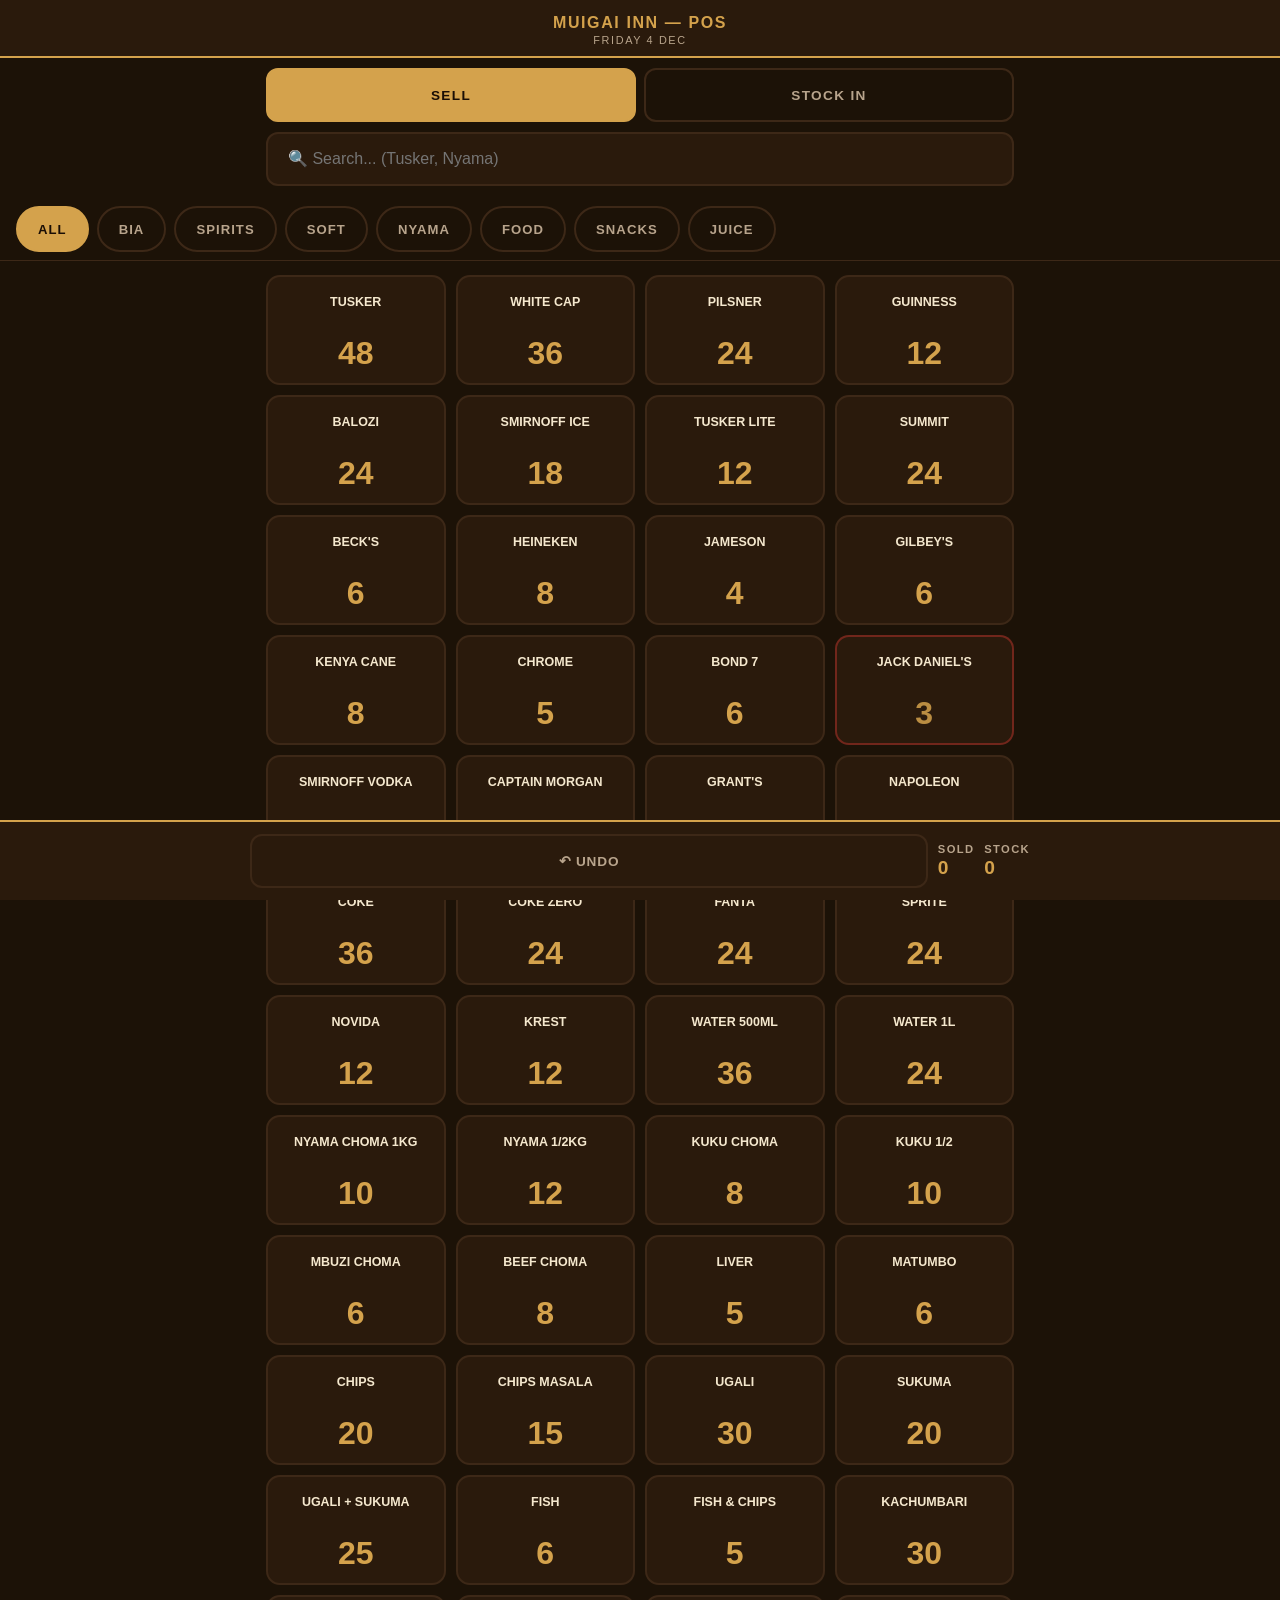
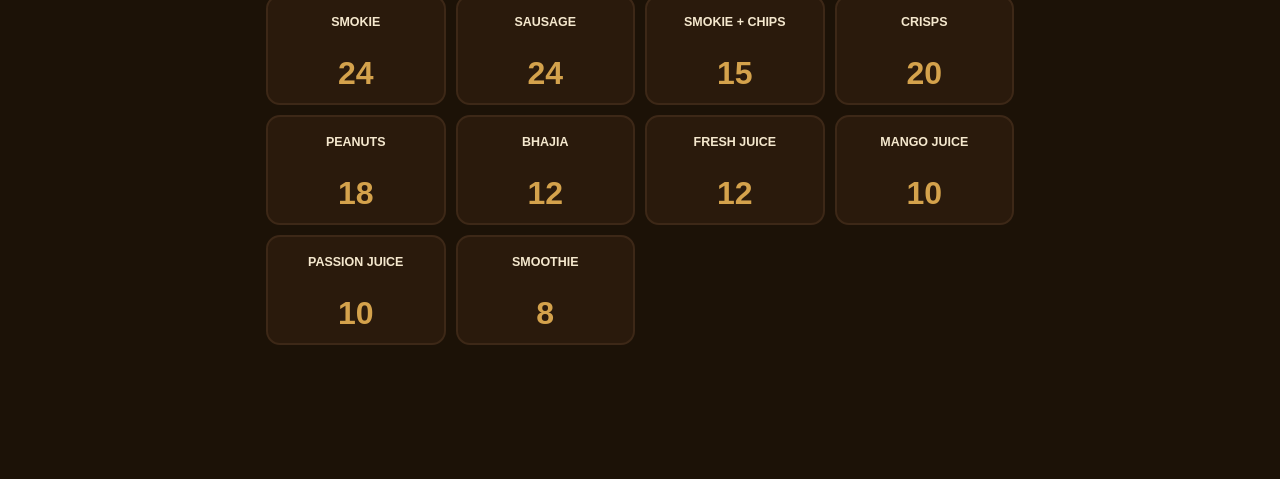
<file: pos2.html>
<!DOCTYPE html>
<html lang="en">
<head>
<meta charset="UTF-8">
<meta name="viewport" content="width=device-width, initial-scale=1.0">
<title>Muigai Inn — POS</title>
<style>
:root{--bg:#1C1207;--surface:#2A1A0C;--surface-2:#362210;--amber:#D4A24C;--amber-light:#E5B35C;--hot:#B8322A;--text:#F5E8CE;--muted:#B8A48C;--border:#3D2817;}
*{margin:0;padding:0;box-sizing:border-box;-webkit-tap-highlight-color:transparent;}
body{background:var(--bg);color:var(--text);font-family:-apple-system,BlinkMacSystemFont,'Segoe UI',Roboto,sans-serif;min-height:100vh;padding-bottom:120px;}
.header{padding:14px 16px 10px;background:var(--surface);border-bottom:2px solid var(--amber);position:sticky;top:0;z-index:20;}
.header h1{font-size:1rem;color:var(--amber);text-align:center;text-transform:uppercase;font-weight:800;letter-spacing:.1em;}
.header .date{text-align:center;font-size:.68rem;color:var(--muted);margin-top:2px;letter-spacing:.15em;text-transform:uppercase;}
.mode-toggle{display:flex;gap:8px;padding:10px 16px;max-width:780px;margin:0 auto;}
.mode-btn{flex:1;padding:16px;border:2px solid var(--border);background:transparent;color:var(--muted);font-family:inherit;font-size:.85rem;font-weight:800;letter-spacing:.1em;text-transform:uppercase;border-radius:12px;cursor:pointer;min-height:54px;}
.mode-btn.active{background:var(--amber);color:#1A0E05;border-color:var(--amber);}
.mode-btn.stock-active{background:var(--hot);color:#fff;border-color:var(--hot);}
.search-wrap{max-width:780px;margin:0 auto;padding:0 16px 12px;}
.search-input{width:100%;padding:16px 20px;background:var(--surface);border:2px solid var(--border);border-radius:12px;color:var(--text);font-size:1rem;font-family:inherit;min-height:54px;}
.search-input:focus{outline:none;border-color:var(--amber);}
.tabs-wrap{position:sticky;top:108px;z-index:15;background:var(--bg);border-bottom:1px solid var(--border);padding:8px 0;}
.tabs{display:flex;gap:8px;overflow-x:auto;padding:0 16px;}
.tabs::-webkit-scrollbar{display:none;}
.tab{flex-shrink:0;padding:12px 20px;background:transparent;border:2px solid var(--border);color:var(--muted);font-family:inherit;font-size:.82rem;font-weight:800;letter-spacing:.08em;text-transform:uppercase;border-radius:999px;cursor:pointer;min-height:46px;white-space:nowrap;}
.tab.active{background:var(--amber);color:#1A0E05;border-color:var(--amber);}
.grid{display:grid;grid-template-columns:repeat(2,1fr);gap:10px;padding:14px 16px;max-width:780px;margin:0 auto;}
@media(min-width:560px){.grid{grid-template-columns:repeat(3,1fr);}}
@media(min-width:800px){.grid{grid-template-columns:repeat(4,1fr);}}
.item-btn{background:var(--surface);border:2px solid var(--border);border-radius:14px;padding:18px 10px 14px;cursor:pointer;text-align:center;font-family:inherit;color:var(--text);min-height:110px;display:flex;flex-direction:column;justify-content:space-between;align-items:center;}
.item-btn:active{transform:scale(.94);border-color:var(--amber);}
.item-btn .name{font-size:.78rem;font-weight:700;text-transform:uppercase;color:var(--text);margin-bottom:8px;line-height:1.2;word-break:break-word;}
.item-btn .count{font-size:2rem;font-weight:900;color:var(--amber);line-height:1;font-family:'Arial Black',sans-serif;}
.item-btn.low .count{opacity:.85;}
.item-btn.low{border-color:rgba(184,50,42,.5);}
.item-btn.out{opacity:.6;}
.item-btn.out .count{color:var(--hot);}
.empty-state{text-align:center;padding:60px 20px;color:var(--muted);font-size:.9rem;}
.footer-bar{position:fixed;bottom:0;left:0;right:0;background:var(--surface);border-top:2px solid var(--amber);padding:12px 16px;z-index:25;}
.footer-inner{max-width:780px;margin:0 auto;display:flex;gap:10px;align-items:center;}
.undo-btn{flex:1;padding:16px;background:transparent;border:2px solid var(--border);color:var(--muted);font-family:inherit;font-size:.85rem;font-weight:800;letter-spacing:.06em;text-transform:uppercase;border-radius:12px;cursor:pointer;min-height:54px;}
.stat-mini{font-size:.7rem;color:var(--muted);letter-spacing:.12em;text-transform:uppercase;font-weight:700;}
.stat-mini strong{display:block;font-size:1.2rem;color:var(--amber);font-family:'Arial Black',sans-serif;margin-top:2px;}
.toast{position:fixed;bottom:100px;left:50%;transform:translateX(-50%) translateY(20px);background:var(--amber);color:#1A0E05;padding:14px 26px;border-radius:999px;font-weight:800;font-size:.9rem;opacity:0;pointer-events:none;transition:all .22s;white-space:nowrap;z-index:100;}
.toast.show{opacity:1;transform:translateX(-50%) translateY(0);}
.toast.stock{background:var(--hot);color:#fff;}
</style>
</head>
<body>
<div class="header"><h1>Muigai Inn — POS</h1><div class="date" id="today">Leo</div></div>
<div class="mode-toggle">
  <button type="button" class="mode-btn active" id="modeSell">SELL</button>
  <button type="button" class="mode-btn" id="modeStock">STOCK IN</button>
</div>
<div class="search-wrap"><input type="text" class="search-input" id="searchInput" placeholder="🔍 Search... (Tusker, Nyama)"></div>
<div class="tabs-wrap"><div class="tabs" id="tabs"></div></div>
<div class="grid" id="grid"></div>
<div class="footer-bar">
  <div class="footer-inner">
    <button type="button" class="undo-btn" id="undoBtn">↶ Undo</button>
    <div class="stat-mini">Sold<strong id="totalSold">0</strong></div>
    <div class="stat-mini">Stock<strong id="totalStock">0</strong></div>
  </div>
</div>
<div class="toast" id="toast">+1</div>

<script src="items.js"></script>
<script>
function getData(){
  try{return JSON.parse(localStorage.getItem(STORAGE_KEY)||'null')||fresh();}
  catch(e){return fresh();}
}
function fresh(){
  const d={stock:{},sold:{},added:{},history:[],mode:'sell',activeCat:'all',search:''};
  ITEMS.forEach(i=>{d.stock[i.id]=i.stock;d.sold[i.id]=0;d.added[i.id]=0;});
  return d;
}
function save(d){localStorage.setItem(STORAGE_KEY,JSON.stringify(d));}

let state=getData();

function renderTabs(){
  const el=document.getElementById('tabs');
  el.innerHTML=CATEGORIES.map(c=>`<button type="button" class="tab ${state.activeCat===c.id?'active':''}" data-cat="${c.id}">${c.name}</button>`).join('');
  el.querySelectorAll('.tab').forEach(t=>{
    t.addEventListener('click',()=>{state.activeCat=t.dataset.cat;state.search='';document.getElementById('searchInput').value='';save(state);render();});
  });
}
function renderGrid(){
  const grid=document.getElementById('grid');
  const q=state.search.trim().toLowerCase();
  let list=ITEMS.filter(i=>{
    if(q)return i.name.toLowerCase().includes(q);
    if(state.activeCat==='all')return true;
    return i.cat===state.activeCat;
  });
  if(list.length===0){grid.innerHTML='<div class="empty-state">Hakuna item.</div>';return;}
  grid.innerHTML=list.map(item=>{
    const stock=state.stock[item.id]||0;
    let cls='';
    if(stock===0)cls='out';else if(stock<=3)cls='low';
    return `<button type="button" class="item-btn ${cls}" data-id="${item.id}"><div class="name">${item.name}</div><div class="count">${stock}</div></button>`;
  }).join('');
  grid.querySelectorAll('.item-btn').forEach(b=>b.addEventListener('click',()=>handleTap(b.dataset.id)));
}
function renderFooter(){
  document.getElementById('totalSold').textContent=Object.values(state.sold).reduce((a,b)=>a+b,0);
  document.getElementById('totalStock').textContent=Object.values(state.added).reduce((a,b)=>a+b,0);
}
function render(){
  renderTabs();renderGrid();renderFooter();
  document.getElementById('today').textContent=new Date().toLocaleDateString('en-GB',{weekday:'long',day:'numeric',month:'short'});
}
function handleTap(id){
  const item=ITEMS.find(x=>x.id===id);
  if(!item)return;
  if(state.mode==='sell'){
    if((state.stock[id]||0)<=0){showToast('Hakuna '+item.name,true);return;}
    state.stock[id]--;state.sold[id]=(state.sold[id]||0)+1;
    state.history.push({type:'sell',id,time:Date.now()});
    showToast('-1 '+item.name);
  }else{
    state.stock[id]=(state.stock[id]||0)+1;state.added[id]=(state.added[id]||0)+1;
    state.history.push({type:'stock',id,time:Date.now()});
    showToast('+1 '+item.name,true);
  }
  save(state);render();
}
function showToast(t,isStock){
  const el=document.getElementById('toast');
  el.textContent=t;el.classList.toggle('stock',!!isStock);el.classList.add('show');
  clearTimeout(el._to);el._to=setTimeout(()=>el.classList.remove('show'),1000);
}
document.getElementById('modeSell').addEventListener('click',()=>{state.mode='sell';save(state);document.getElementById('modeSell').classList.add('active');document.getElementById('modeStock').classList.remove('active','stock-active');});
document.getElementById('modeStock').addEventListener('click',()=>{state.mode='stock';save(state);document.getElementById('modeSell').classList.remove('active');document.getElementById('modeStock').classList.add('active','stock-active');});
document.getElementById('undoBtn').addEventListener('click',()=>{
  const last=state.history.pop();
  if(!last)return;
  if(last.type==='sell'){state.stock[last.id]++;state.sold[last.id]--;}
  else{state.stock[last.id]--;state.added[last.id]--;}
  save(state);render();
});
document.getElementById('searchInput').addEventListener('input',e=>{state.search=e.target.value;render();});
if(state.mode==='stock'){document.getElementById('modeStock').classList.add('active','stock-active');document.getElementById('modeSell').classList.remove('active');}
render();
</script>
</body>
</html>
</file>
<file: style.css>
:root {
  --bg: #1C1207;
  --surface: #2A1A0C;
  --surface-2: #362210;
  --amber: #D4A24C;
  --amber-light: #E5B35C;
  --hot: #B8322A;
  --hot-light: #CC3D34;
  --cream: #FFF4E0;
  --text: #F5E8CE;
  --muted: #B8A48C;
  --border: #3D2817;
  --red: #C55A34;
  --radius: 14px;
  --font-display: Georgia, 'Times New Roman', serif;
  --font-body: -apple-system, BlinkMacSystemFont, 'Segoe UI', Roboto, sans-serif;}

* { margin: 0; padding: 0; box-sizing: border-box; }

html, body {
  background: var(--bg);
  color: var(--text);
  font-family: var(--font-body);
  line-height: 1.6;
  -webkit-font-smoothing: antialiased;
}

h1, h2, h3 font-family: var(--font-display); font-weight: 700; letter-spacing: -0.01em; line-height: 1.15; }
a { color: inherit; text-decoration: none; }
img { max-width: 100%; display: block; }

/* ===== HEADER ===== */
.site-header {
  position: sticky; top: 0; z-index: 100;
  display: flex; align-items: center; justify-content: space-between;
  gap: 16px; padding: 16px 20px;
  background: rgba(26, 15, 8, 0.92);
  backdrop-filter: blur(12px);
  border-bottom: 1px solid var(--border);
}
.brand { display: flex; flex-direction: column; }
.brand-mark {
  font-family: 'Playfair Display', serif;
  font-weight: 900; font-size: 1.35rem;
  color: var(--amber); letter-spacing: 0.05em; line-height: 1;
}
.brand-tag {
  font-size: 0.55rem; letter-spacing: 0.25em;
  color: var(--muted); margin-top: 3px;
}
.main-nav { display: none; gap: 22px; font-size: 0.82rem; color: var(--muted); }
.main-nav a:hover { color: var(--amber); }
.header-cta {
  display: inline-flex; align-items: center; gap: 8px;
  background: var(--amber); color: var(--bg);
  font-weight: 600; font-size: 0.78rem;
  padding: 9px 16px; border-radius: 999px;
}
.header-cta:hover { background: var(--amber-light); }
.header-cta .dot {
  width: 7px; height: 7px; border-radius: 50%;
  background: #2E8B57;
  box-shadow: 0 0 0 3px rgba(46, 139, 87, 0.25);
  animation: pulse 2s infinite;
}
@keyframes pulse {
  0%, 100% { box-shadow: 0 0 0 3px rgba(46, 139, 87, 0.25); }
  50% { box-shadow: 0 0 0 6px rgba(46, 139, 87, 0.1); }
}
@media (min-width: 720px) {
  .main-nav { display: flex; }
  .site-header { padding: 18px 40px; }
}

/* ===== HERO ===== */
.hero {
  position: relative;
  padding: 100px 20px 70px;
  overflow: hidden;
  background: linear-gradient(180deg, var(--bg) 0%, var(--surface) 100%);
}
.hero-glow {
  position: absolute;
  top: -100px; left: 50%;
  transform: translateX(-50%);
  width: 600px; height: 600px;
  background: radial-gradient(circle, var(--amber-glow) 0%, transparent 60%);
  pointer-events: none;
  opacity: 0.7;
}
.hero-inner { position: relative; max-width: 720px; margin: 0 auto; }
.eyebrow {
  font-size: 0.68rem; letter-spacing: 0.28em;
  color: var(--amber); font-weight: 600;
  margin-bottom: 22px;
}
.hero h1 {
  font-size: clamp(2.4rem, 9vw, 4rem);
  margin-bottom: 22px;
  color: var(--cream);
}
.hero h1 .amber { color: var(--amber); font-style: italic; }
.hero-sub {
  font-size: 1.05rem; color: var(--muted);
  max-width: 540px; margin-bottom: 34px;
  line-height: 1.7;
}
.hero-actions { display: flex; flex-wrap: wrap; gap: 12px; margin-bottom: 26px; }

.btn {
  display: inline-block; padding: 14px 26px;
  border-radius: 999px; font-weight: 600;
  font-size: 0.88rem;
  transition: all 0.2s ease;
  border: 1px solid transparent;
  font-family: inherit;
}
.btn-primary { background: var(--amber); color: var(--bg); }
.btn-primary:hover { background: var(--amber-light); }
.btn-secondary { border-color: var(--border); color: var(--text); }
.btn-secondary:hover { border-color: var(--amber); color: var(--amber); }

.hero-status {
  display: inline-flex; align-items: center; gap: 10px;
  font-size: 0.82rem; color: var(--muted);
}
.status-dot {
  width: 8px; height: 8px; border-radius: 50%;
  background: #2E8B57;
  box-shadow: 0 0 0 4px rgba(46, 139, 87, 0.2);
}

/* ===== TICKER ===== */
.ticker {
  background: var(--amber); color: var(--bg);
  overflow: hidden; padding: 14px 0;
  border-top: 1px solid var(--amber-light);
  border-bottom: 1px solid var(--amber-light);
}
.ticker-track {
  display: flex; gap: 36px;
  animation: scroll 45s linear infinite;
  white-space: nowrap;
  font-family: 'Playfair Display', serif;
  font-weight: 700; font-size: 1rem;
  letter-spacing: 0.02em;
  padding: 0 20px;
}
.ticker-track .dot { opacity: 0.55; }
@keyframes scroll {
  from { transform: translateX(0); }
  to { transform: translateX(-50%); }
}

/* ===== STATS ===== */
.stats-strip {
  display: grid;
  grid-template-columns: repeat(2, 1fr);
  gap: 1px;
  background: var(--border);
  border-bottom: 1px solid var(--border);
}
@media (min-width: 720px) { .stats-strip { grid-template-columns: repeat(4, 1fr); } }
.stat {
  background: var(--surface);
  padding: 28px 20px; text-align: center;
}
.stat strong {
  display: block;
  font-family: 'Playfair Display', serif;
  font-size: 1.7rem; font-weight: 900;
  color: var(--amber); margin-bottom: 6px;
}
.stat span {
  font-size: 0.65rem; letter-spacing: 0.18em;
  color: var(--muted); text-transform: uppercase;
}

/* ===== KNOWN SECTION ===== */
.known-section { padding: 80px 20px; }
.section-heading {
  max-width: 720px; margin: 0 auto 48px;
}
.section-heading h2 {
  font-size: clamp(1.8rem, 5vw, 2.6rem);
  margin-bottom: 14px;
  color: var(--cream);
}
.section-sub { color: var(--muted); }

.known-grid {
  display: grid;
  grid-template-columns: 1fr;
  gap: 20px;
  max-width: 1200px;
  margin: 0 auto;
}
@media (min-width: 640px) { .known-grid { grid-template-columns: repeat(2, 1fr); } }
@media (min-width: 960px) { .known-grid { grid-template-columns: repeat(4, 1fr); } }

.known-card {
  background: var(--surface);
  border: 1px solid var(--border);
  border-radius: var(--radius);
  padding: 32px 24px;
  position: relative;
  transition: all 0.3s ease;
  overflow: hidden;
}
.known-card:hover {
  border-color: var(--amber);
  transform: translateY(-3px);
  background: var(--surface-2);
}
.known-icon {
  width: 48px; height: 48px;
  color: var(--amber);
  margin-bottom: 20px;
  opacity: 0.9;
}
.known-num {
  position: absolute;
  top: 20px; right: 24px;
  font-family: 'Playfair Display', serif;
  font-size: 0.75rem;
  color: var(--muted);
  letter-spacing: 0.1em;
}
.known-card h3 {
  font-size: 1.3rem;
  margin-bottom: 12px;
  color: var(--cream);
}
.known-card p {
  font-size: 0.9rem;
  color: var(--muted);
  line-height: 1.6;
}

/* ===== MENU ===== */
.menu-section {
  padding: 80px 20px;
  background: var(--surface);
  border-top: 1px solid var(--border);
  border-bottom: 1px solid var(--border);
}
.menu-grid {
  display: grid;
  grid-template-columns: 1fr;
  gap: 40px;
  max-width: 1100px;
  margin: 0 auto 40px;
}
@media (min-width: 720px) { .menu-grid { grid-template-columns: repeat(3, 1fr); gap: 48px; } }

.menu-block {}
.menu-category {
  font-family: 'Playfair Display', serif;
  font-size: 1.15rem;
  color: var(--amber);
  margin-bottom: 18px;
  padding-bottom: 12px;
  border-bottom: 1px solid var(--border);
  font-style: italic;
}
.menu-list { list-style: none; }
.menu-list li {
  display: flex;
  justify-content: space-between;
  align-items: baseline;
  gap: 12px;
  padding: 12px 0;
  border-bottom: 1px dashed rgba(154, 135, 112, 0.15);
  font-size: 0.95rem;
}
.menu-list li span { color: var(--text); }
.menu-list li em {
  font-style: normal;
  font-size: 0.8rem;
  color: var(--amber);
  font-weight: 600;
  letter-spacing: 0.05em;
}
.menu-cta { text-align: center; }

/* ===== VISIT ===== */
.visit-section {
  padding: 100px 20px;
  background:
    radial-gradient(ellipse at bottom, var(--amber-glow) 0%, transparent 60%),
    var(--bg);
}
.visit-inner { max-width: 720px; margin: 0 auto; text-align: center; }
.visit-inner h2 {
  font-size: clamp(2rem, 6vw, 3rem);
  margin-bottom: 18px;
  color: var(--cream);
}
.visit-sub {
  color: var(--muted);
  font-size: 1.05rem;
  margin-bottom: 44px;
  max-width: 480px;
  margin-left: auto;
  margin-right: auto;
}
.visit-details {
  display: grid;
  grid-template-columns: repeat(2, 1fr);
  gap: 28px 24px;
  margin-bottom: 40px;
  padding: 32px 0;
  border-top: 1px solid var(--border);
  border-bottom: 1px solid var(--border);
  text-align: left;
}
@media (min-width: 640px) { .visit-details { grid-template-columns: repeat(4, 1fr); } }
.visit-detail span {
  display: block;
  font-size: 0.62rem; letter-spacing: 0.22em;
  color: var(--amber); font-weight: 600;
  margin-bottom: 8px;
}
.visit-detail strong {
  font-weight: 500;
  font-size: 0.95rem;
  line-height: 1.5;
  color: var(--text);
}
.visit-detail a { border-bottom: 1px solid rgba(212, 136, 59, 0.4); }
.visit-detail a:hover { color: var(--amber); border-color: var(--amber); }
.visit-actions { display: flex; flex-wrap: wrap; gap: 12px; justify-content: center; }

/* ===== FINAL CTA ===== */
.final-cta {
  text-align: center;
  padding: 90px 20px;
  background: var(--surface);
  border-top: 1px solid var(--border);
}
.final-cta h2 {
  font-size: clamp(2rem, 6vw, 3rem);
  margin-bottom: 14px;
  color: var(--cream);
}
.final-cta p { color: var(--muted); margin-bottom: 32px; }

/* ===== FOOTER ===== */
.site-footer {
  text-align: center;
  padding: 40px 20px;
  border-top: 1px solid var(--border);
  font-size: 0.85rem;
  color: var(--muted);
  background: var(--bg);
}
.site-footer p:first-child {
  font-family: 'Playfair Display', serif;
  color: var(--amber);
  font-weight: 700;
  font-size: 1.1rem;
  letter-spacing: 0.05em;
}
.footer-sub { margin: 6px 0 16px; }
.footer-fine { font-size: 0.72rem; color: #5A4A38; }

/* ===== FLOATING WHATSAPP ===== */
.floating-whatsapp {
  position: fixed;
  bottom: 20px; right: 20px;
  width: 58px; height: 58px;
  background: var(--amber);
  color: var(--bg);
  border-radius: 50%;
  display: flex; align-items: center; justify-content: center;
  box-shadow: 0 8px 24px var(--amber-glow);
  z-index: 200;
  transition: transform 0.2s;
}
.floating-whatsapp:hover { transform: scale(1.08); background: var(--amber-light); }

/* ===== REVEAL ===== */
.reveal {
  opacity: 0;
  transform: translateY(20px);
  transition: opacity 0.7s ease, transform 0.7s ease;
}
.reveal.visible { opacity: 1; transform: translateY(0); }

/* ===== EVENTS SECTION ===== */
.events-section {
  padding: 80px 20px;
  background: var(--bg);
  border-top: 1px solid var(--border);
}
.events-grid {
  display: grid;
  grid-template-columns: 1fr;
  gap: 20px;
  max-width: 1100px;
  margin: 0 auto 36px;
}
@media (min-width: 720px) { .events-grid { grid-template-columns: repeat(3, 1fr); } }

.event-card {
  display: flex;
  gap: 20px;
  background: var(--surface);
  border: 1px solid var(--border);
  border-radius: var(--radius);
  padding: 24px;
  transition: all 0.25s ease;
}
.event-card:hover {
  border-color: var(--amber);
  transform: translateY(-3px);
  background: var(--surface-2);
}
.event-date {
  flex-shrink: 0;
  display: flex;
  flex-direction: column;
  align-items: center;
  justify-content: center;
  padding: 12px 16px;
  border-right: 1px solid var(--border);
  min-width: 68px;
}
.event-day {
  font-family: 'Playfair Display', serif;
  font-size: 1.5rem;
  font-weight: 900;
  color: var(--amber);
  line-height: 1;
}
.event-time {
  font-size: 0.65rem;
  letter-spacing: 0.15em;
  color: var(--muted);
  margin-top: 6px;
}
.event-body { flex: 1; }
.event-tag {
  font-size: 0.6rem;
  letter-spacing: 0.22em;
  color: var(--amber);
  font-weight: 600;
  margin-bottom: 8px;
}
.event-body h3 {
  font-size: 1.15rem;
  margin-bottom: 10px;
  color: var(--cream);
}
.event-body p {
  font-size: 0.88rem;
  color: var(--muted);
  line-height: 1.6;
}
.events-cta { text-align: center; }

/* ===== CART BUTTON ===== */
.cart-button { position: relative; background: var(--amber); color: var(--bg); border: none; width: 44px; height: 44px; border-radius: 50%; display: flex; align-items: center; justify-content: center; cursor: pointer; }
.cart-button:hover { background: var(--amber-light); }
.cart-badge { position: absolute; top: -4px; right: -4px; background: var(--bg); color: var(--amber); border: 2px solid var(--amber); min-width: 22px; height: 22px; border-radius: 999px; display: none; align-items: center; justify-content: center; font-size: 0.7rem; font-weight: 700; padding: 0 5px; }

/* ===== MENU ADD BUTTON ===== */
.menu-add { background: var(--amber); color: var(--bg); border: none; width: 26px; height: 26px; border-radius: 50%; font-weight: 700; font-size: 1rem; cursor: pointer; margin-left: 10px; display: inline-flex; align-items: center; justify-content: center; transition: background 0.2s; }
.menu-add:hover { background: var(--amber-light); }
.menu-list li { align-items: center; }

/* ===== CART DRAWER ===== */
.cart-drawer { position: fixed; top: 0; right: 0; height: 100vh; width: 90%; max-width: 400px; background: var(--surface); border-left: 1px solid var(--border); z-index: 300; transform: translateX(100%); transition: transform 0.3s ease; display: flex; flex-direction: column; }
.cart-drawer.open { transform: translateX(0); }
.cart-overlay { position: fixed; inset: 0; background: rgba(0,0,0,0.75); z-index: 250; opacity: 0; pointer-events: none; transition: opacity 0.3s; }
.cart-overlay.open { opacity: 1; pointer-events: auto; }
.cart-header { display: flex; align-items: center; justify-content: space-between; padding: 20px; border-bottom: 1px solid var(--border); }
.cart-header h3 { font-size: 1.1rem; color: var(--cream); }
.cart-close { background: none; border: none; color: var(--text); font-size: 1.8rem; line-height: 1; cursor: pointer; padding: 0 8px; }
.cart-items { flex: 1; overflow-y: auto; padding: 16px 20px; }
.cart-empty { color: var(--muted); font-size: 0.9rem; text-align: center; padding: 40px 0; }
.cart-item { display: flex; align-items: center; justify-content: space-between; padding: 14px 0; border-bottom: 1px solid var(--border); gap: 12px; }
.cart-item-info { flex: 1; min-width: 0; }
.cart-item-name { font-size: 0.95rem; font-weight: 600; color: var(--text); }
.cart-remove { background: none; border: none; color: var(--muted); font-size: 1.4rem; cursor: pointer; padding: 4px 8px; }
.cart-remove:hover { color: var(--amber); }
.cart-footer { padding: 16px 20px; border-top: 1px solid var(--border); background: var(--surface-2); }
.cart-note { font-size: 0.75rem; color: var(--muted); margin-bottom: 12px; text-align: center; }
.cart-checkout { width: 100%; text-align: center; border: none; cursor: pointer; }

/* ===== TOAST ===== */
.toast { position: fixed; bottom: 100px; left: 50%; transform: translateX(-50%) translateY(20px); background: var(--amber); color: var(--bg); padding: 12px 22px; border-radius: 999px; font-weight: 600; font-size: 0.88rem; z-index: 500; opacity: 0; pointer-events: none; transition: opacity 0.25s, transform 0.25s; white-space: nowrap; }
.toast.show { opacity: 1; transform: translateX(-50%) translateY(0); }
/* ===== EXPERIENCE SECTION ===== */
.experience-section {
  padding: 80px 20px;
  background: var(--surface);
  border-top: 1px solid var(--border);
  border-bottom: 1px solid var(--border);
}
.experience-grid {
  display: grid;
  grid-template-columns: 1fr;
  gap: 24px;
  max-width: 1100px;
  margin: 0 auto;
}
@media (min-width: 720px) { .experience-grid { grid-template-columns: repeat(3, 1fr); } }

.exp-card {
  background: var(--bg);
  border: 1px solid var(--border);
  border-radius: var(--radius);
  padding: 32px 28px;
  transition: all 0.3s ease;
}
.exp-card:hover {
  border-color: var(--amber);
  transform: translateY(-3px);
  background: var(--surface-2);
}
.exp-icon {
  width: 44px;
  height: 44px;
  color: var(--amber);
  margin-bottom: 20px;
}
.exp-card h3 {
  font-size: 1.3rem;
  margin-bottom: 12px;
  color: var(--cream);
}
.exp-card p {
  font-size: 0.92rem;
  color: var(--muted);
  line-height: 1.6;
}

/* ===== EVENTS SECTION — ALIVE ===== */
.events-section {
  position: relative;
  overflow: hidden;
}
.events-section::before {
  content: "";
  position: absolute;
  top: -100px;
  left: 50%;
  transform: translateX(-50%);
  width: 700px;
  height: 700px;
  background: radial-gradient(circle, rgba(229, 160, 84, 0.12) 0%, transparent 60%);
  pointer-events: none;
  z-index: 0;
}
.events-section .section-heading,
.events-section .events-grid,
.events-section .events-cta {
  position: relative;
  z-index: 1;
}

/* Event card base — subtle breathing glow */
.event-card {
  position: relative;
  transition: all 0.3s ease;
}

/* NEXT UP badge — hidden by default */
.next-up-badge {
  display: none;
  position: absolute;
  top: -10px;
  right: -10px;
  background: var(--amber);
  color: var(--bg);
  font-family: 'Inter', sans-serif;
  font-size: 0.6rem;
  font-weight: 700;
  letter-spacing: 0.15em;
  padding: 6px 12px;
  border-radius: 999px;
  z-index: 10;
  box-shadow: 0 4px 12px rgba(229, 160, 84, 0.4);
}

/* When JS flags this card as next up */
.event-card.next-up {
  border-color: var(--amber);
  background: linear-gradient(135deg, var(--surface-2) 0%, var(--surface) 100%);
  box-shadow: 0 0 40px rgba(229, 160, 84, 0.2);
  animation: breathe 3s ease-in-out infinite;
}
.event-card.next-up .next-up-badge {
  display: inline-block;
  animation: pulse-badge 2s ease-in-out infinite;
}
.event-card.next-up .event-day {
  color: var(--amber-light);
}

/* Tonight indicator under badge */
.event-card.next-up .event-time::before {
  content: "● ";
  color: #2E8B57;
  font-size: 0.8em;
}

@keyframes breathe {
  0%, 100% {
    box-shadow: 0 0 30px rgba(229, 160, 84, 0.15);
  }
  50% {
    box-shadow: 0 0 50px rgba(229, 160, 84, 0.35);
  }
}

@keyframes pulse-badge {
  0%, 100% {
    transform: scale(1);
    opacity: 1;
  }
  50% {
    transform: scale(1.05);
    opacity: 0.9;
  }
}

/* ===== PREMIUM BUTTON SYSTEM ===== */
/* Built for ALL readers: high contrast, big text, big tap targets */

/* PRIMARY — main CTAs. Gold background, dark text. Max contrast. */
.btn-primary {
  background: var(--amber);
  color: #1A0E05;
  font-weight: 700;
  font-size: 1rem;
  letter-spacing: 0.01em;
  padding: 18px 32px;
  border: none;
  border-radius: 999px;
  min-height: 56px;
  display: inline-flex;
  align-items: center;
  justify-content: center;
  box-shadow: 0 4px 16px rgba(212, 162, 76, 0.28);
  transition: all 0.2s ease;
  text-decoration: none;
}
.btn-primary:hover,
.btn-primary:focus {
  background: var(--amber-light);
  box-shadow: 0 6px 22px rgba(212, 162, 76, 0.45);
  transform: translateY(-1px);
  outline: none;
}

/* SECONDARY — softer CTAs. Outline style, cream text. */
.btn-secondary {
  background: transparent;
  color: #FFF4E0;
  border: 2px solid rgba(212, 162, 76, 0.55);
  font-weight: 600;
  font-size: 1rem;
  padding: 16px 30px;
  border-radius: 999px;
  min-height: 56px;
  display: inline-flex;
  align-items: center;
  justify-content: center;
  transition: all 0.2s ease;
  text-decoration: none;
}
.btn-secondary:hover,
.btn-secondary:focus {
  border-color: var(--amber);
  color: var(--amber);
  background: rgba(212, 162, 76, 0.08);
  outline: none;
}

/* HOT — urgent/attention. Deep red background, white text. */
.btn-hot {
  background: var(--hot);
  color: #FFFFFF;
  font-weight: 700;
  font-size: 0.95rem;
  padding: 14px 26px;
  border: none;
  border-radius: 999px;
  min-height: 52px;
  display: inline-flex;
  align-items: center;
  justify-content: center;
  box-shadow: 0 4px 16px rgba(184, 50, 42, 0.35);
  transition: all 0.2s ease;
  text-decoration: none;
}
.btn-hot:hover,
.btn-hot:focus {
  background: var(--hot-light);
  box-shadow: 0 6px 22px rgba(184, 50, 42, 0.5);
  transform: translateY(-1px);
  outline: none;
}

/* ===== HEADER CART BUTTON — bigger for drunk/old fingers ===== */
.cart-button {
  width: 52px;
  height: 52px;
  background: var(--amber);
  color: #1A0E05;
  box-shadow: 0 4px 14px rgba(212, 162, 76, 0.35);
}
.cart-button:hover {
  background: var(--amber-light);
}
.cart-badge {
  min-width: 26px;
  height: 26px;
  font-size: 0.78rem;
  font-weight: 800;
  background: #1A0E05;
  color: var(--amber);
  border: 2px solid var(--amber);
}

/* ===== MENU + BUTTON — bigger tap target ===== */
.menu-add {
  width: 36px;
  height: 36px;
  background: var(--amber);
  color: #1A0E05;
  font-size: 1.3rem;
  font-weight: 800;
  box-shadow: 0 3px 10px rgba(212, 162, 76, 0.3);
  margin-left: 12px;
}
.menu-add:hover {
  background: var(--amber-light);
  transform: scale(1.08);
}

/* ===== FLOATING WHATSAPP — bigger, high contrast ===== */
.floating-whatsapp {
  width: 64px;
  height: 64px;
  background: var(--amber);
  color: #1A0E05;
  box-shadow: 0 8px 24px rgba(212, 162, 76, 0.5);
}

/* ===== CART CHECKOUT BUTTON ===== */
.cart-checkout {
  font-size: 1rem;
  font-weight: 700;
  padding: 18px 24px;
  min-height: 56px;
}

/* ===== NEXT UP BADGE — now red for urgency ===== */
.next-up-badge {
  background: var(--hot);
  color: #FFFFFF;
  font-size: 0.7rem;
  font-weight: 800;
  letter-spacing: 0.16em;
  padding: 8px 16px;
  box-shadow: 0 4px 14px rgba(184, 50, 42, 0.5);
}
.event-card.next-up {
  border-color: var(--hot);
  box-shadow: 0 0 40px rgba(184, 50, 42, 0.18);
}
.event-card.next-up .event-day {
  color: var(--hot-light);
}

/* ===== FIX: Visit links + floating button overlap ===== */
.visit-detail a {
  color: var(--amber);
  text-decoration: none;
  border-bottom: 1px solid rgba(212, 162, 76, 0.5);
  padding-bottom: 1px;
  font-weight: 600;
}
.visit-detail a:hover,
.visit-detail a:focus {
  color: var(--amber-light);
  border-bottom-color: var(--amber-light);
}

/* Give the visit section padding so the floating button doesn't cover buttons */
.visit-section {
  padding-bottom: 120px;
}

/* Lift the floating WhatsApp button so it doesn't overlap CTAs */
.floating-whatsapp {
  bottom: 100px;
}
@media (min-width: 640px) {
  .floating-whatsapp {
    bottom: 24px;
  }
}

/* Make the visit action buttons stack better on narrow screens */
.visit-actions {
  display: flex;
  flex-wrap: wrap;
  gap: 12px;
  justify-content: center;
}
@media (max-width: 480px) {
  .visit-actions {
    flex-direction: column;
  }
  .visit-actions .btn {
    width: 100%;
  }
}
/* Fix for link colors */
.visit-detail a {
  color: var(--amber) !important;
  text-decoration: none !important;
  border-bottom: 1px solid rgba(212, 162, 76, 0.5);
}
.visit-detail a:hover {
  color: var(--amber-light) !important;
  border-bottom-color: var(--amber-light);
}

/* Fix for the brand name link */
.brand {
  color: var(--amber) !important;
  text-decoration: none !important;
}

/* ===== TRUST BAR ===== */
.trust-bar {
  display: flex;
  flex-wrap: wrap;
  justify-content: center;
  align-items: center;
  gap: 12px;
  padding: 16px 20px;
  background: var(--surface);
  border-bottom: 1px solid var(--border);
  font-size: 0.78rem;
  letter-spacing: 0.14em;
  color: var(--muted);
  text-transform: uppercase;
  font-weight: 600;
}
.trust-bar .sep { color: var(--amber); opacity: 0.6; }
@media (max-width: 480px) {
  .trust-bar { font-size: 0.68rem; gap: 8px; padding: 14px 16px; }
}
@media (max-width: 480px) {
  .trust-bar {
    flex-direction: column;
    gap: 6px;
    font-size: 0.68rem;
  }
  .trust-bar .sep { display: none; }
}


/* ===== BACK TO TOP ===== */
.back-to-top {
  position: fixed;
  bottom: 30px;
  right: 20px;
  width: 52px;
  height: 52px;
  border-radius: 50%;
  background: var(--amber);
  color: #1A0E05;
  border: none;
  display: flex;
  align-items: center;
  justify-content: center;
  cursor: pointer;
  opacity: 0;
  pointer-events: none;
  transform: translateY(20px);
  transition: opacity 0.3s, transform 0.3s, background 0.2s;
  box-shadow: 0 6px 20px rgba(212, 162, 76, 0.45);
  z-index: 300;
}
.back-to-top.show {
  opacity: 1;
  pointer-events: auto;
  transform: translateY(0);
}
.back-to-top:hover {
  background: var(--amber-light);
  transform: translateY(-2px);
}
/* Move floating WhatsApp up when back-to-top is showing */
.back-to-top.show ~ .floating-whatsapp,
.floating-whatsapp.with-top {
  bottom: 100px;
}

/* Ensure trust bar doesn't duplicate visually on mobile */
@media (max-width: 480px) {
  .trust-bar {
    flex-direction: column;
    gap: 6px;
    font-size: 0.68rem;
    padding: 14px 16px;
  }
  .trust-bar .sep { display: none; }
}
</file>
